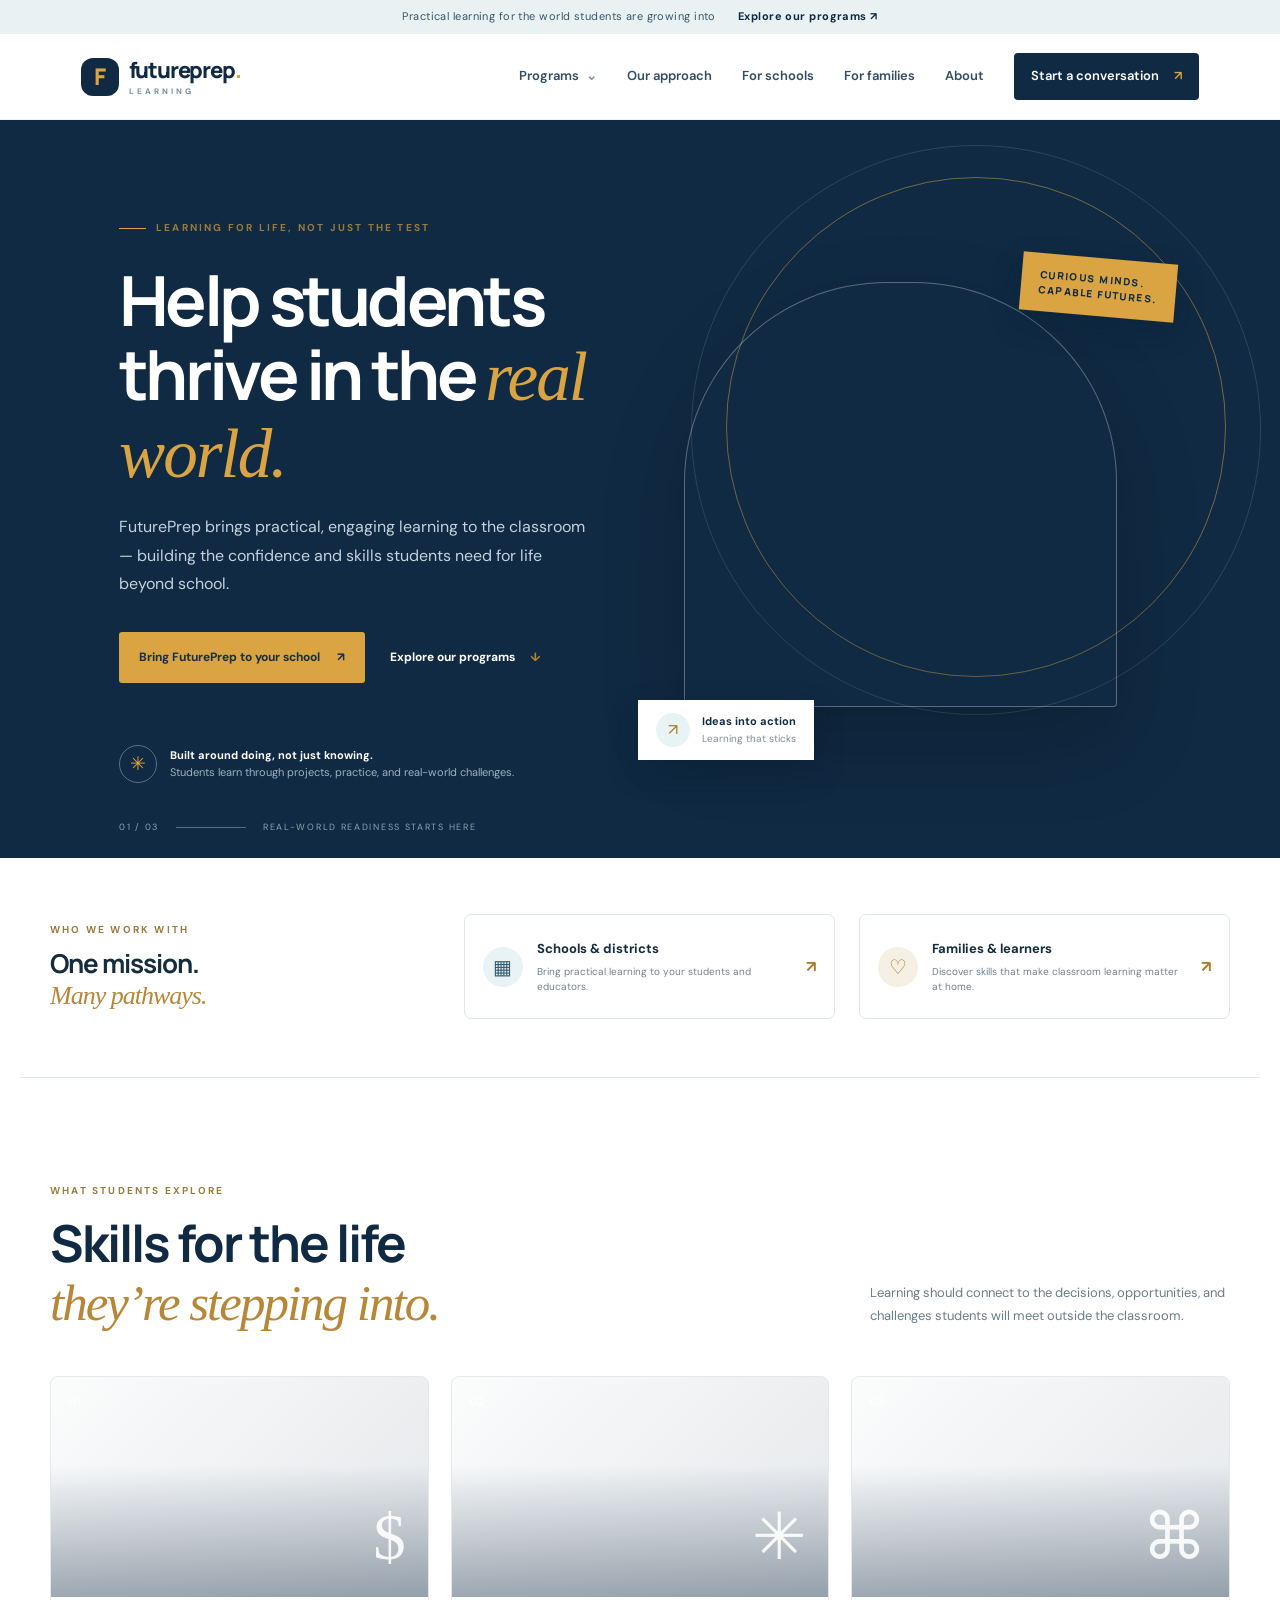
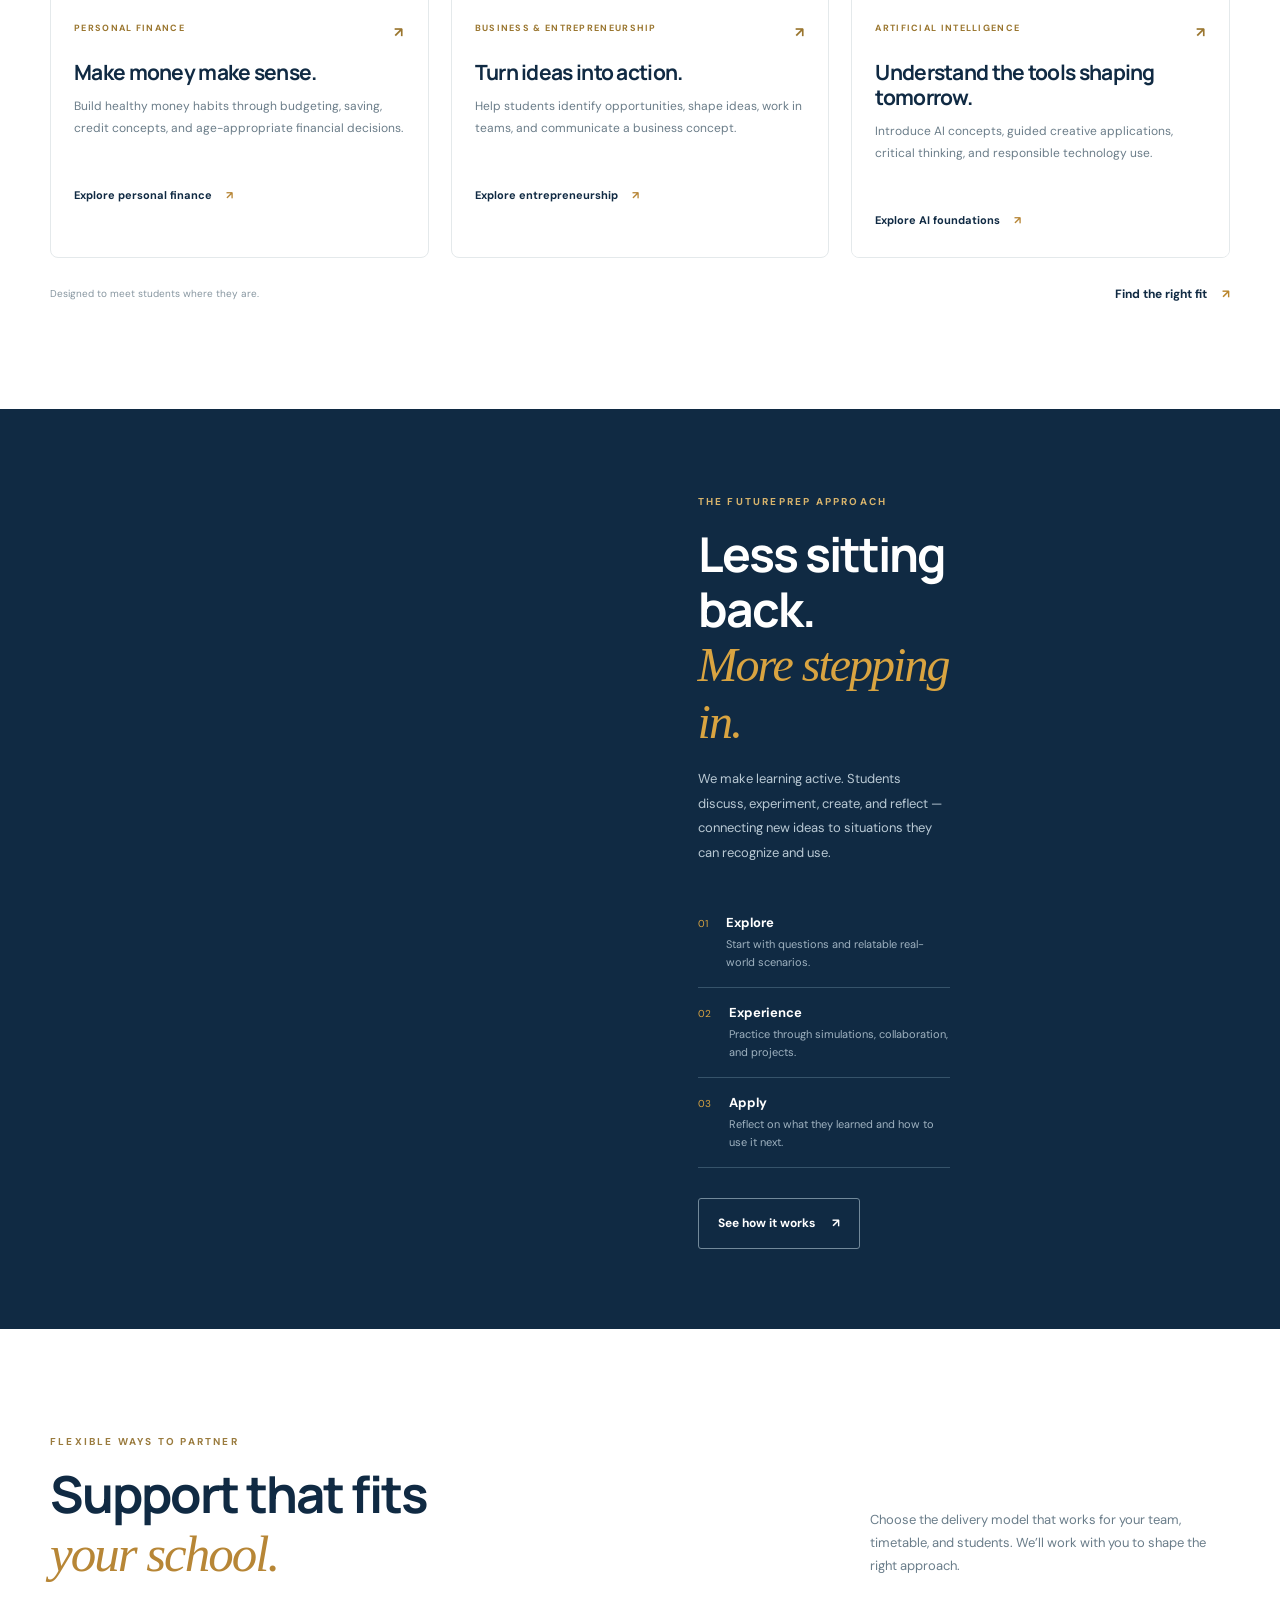
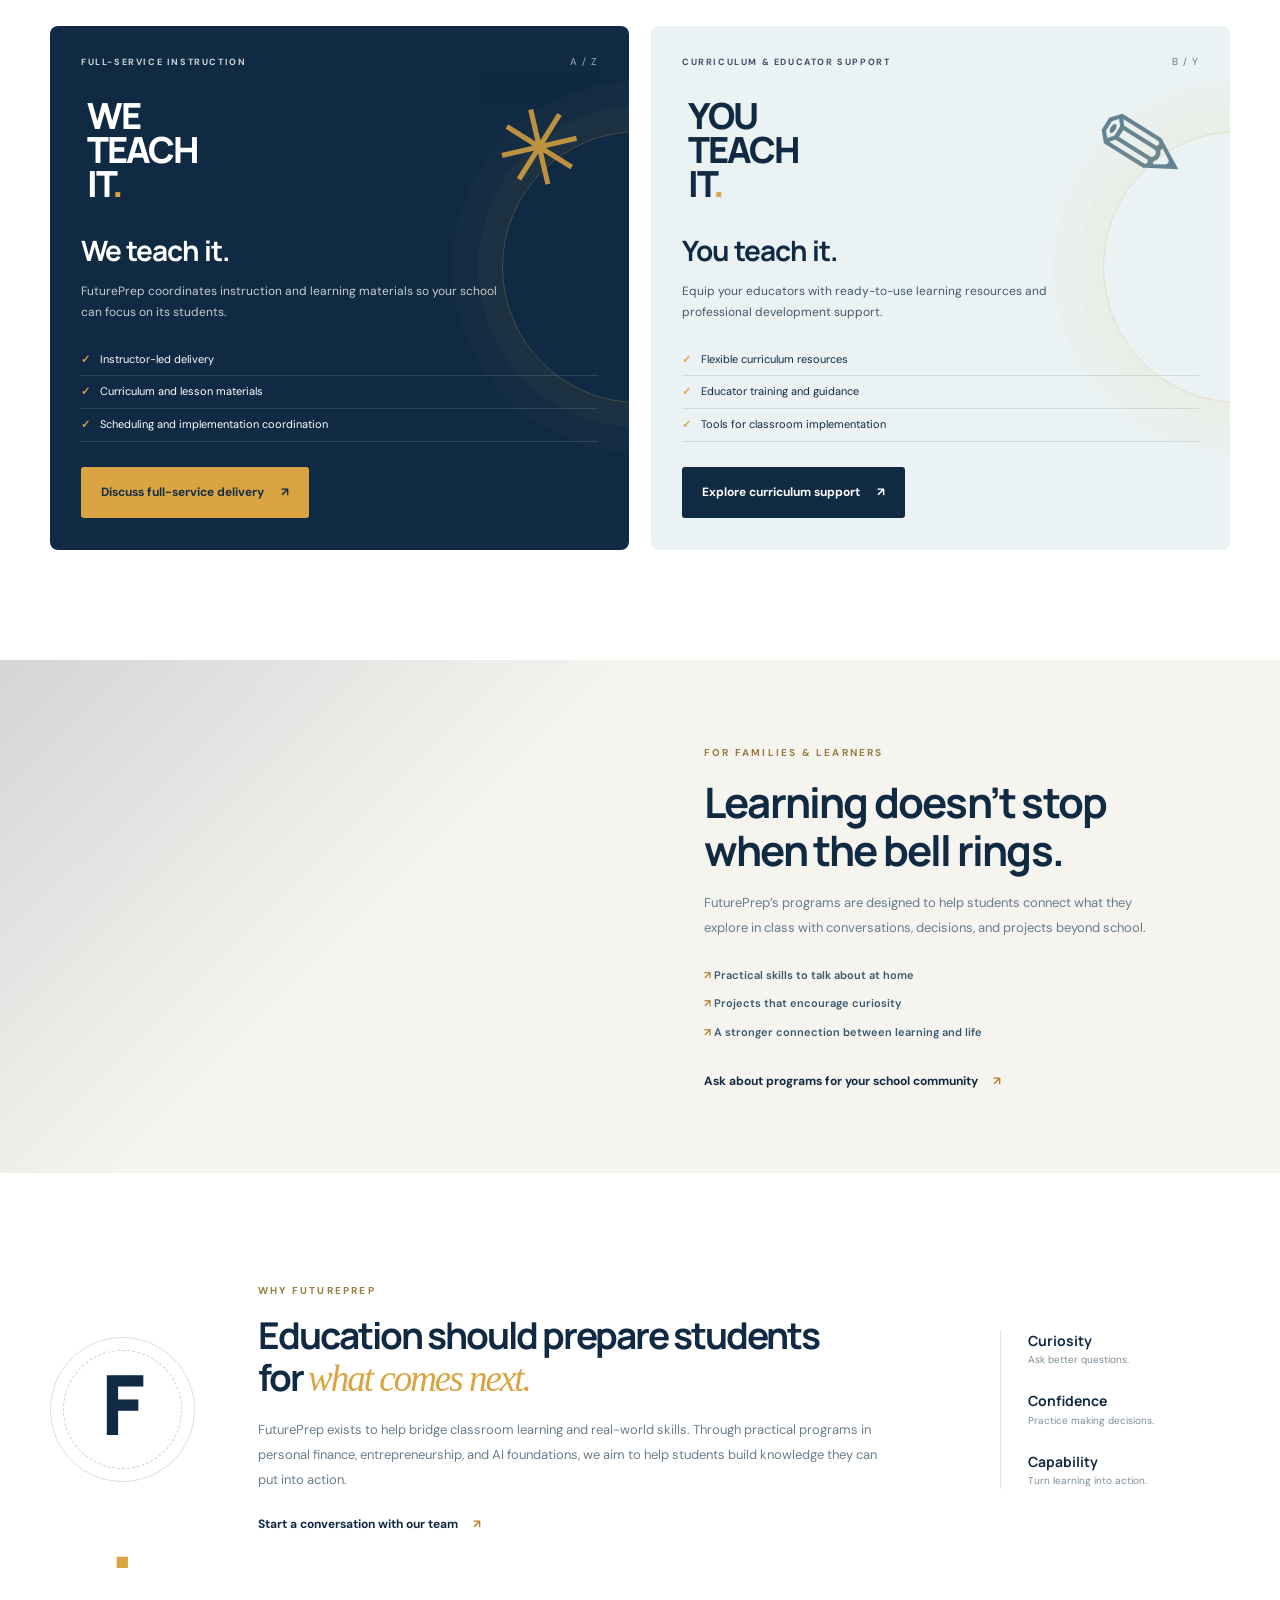
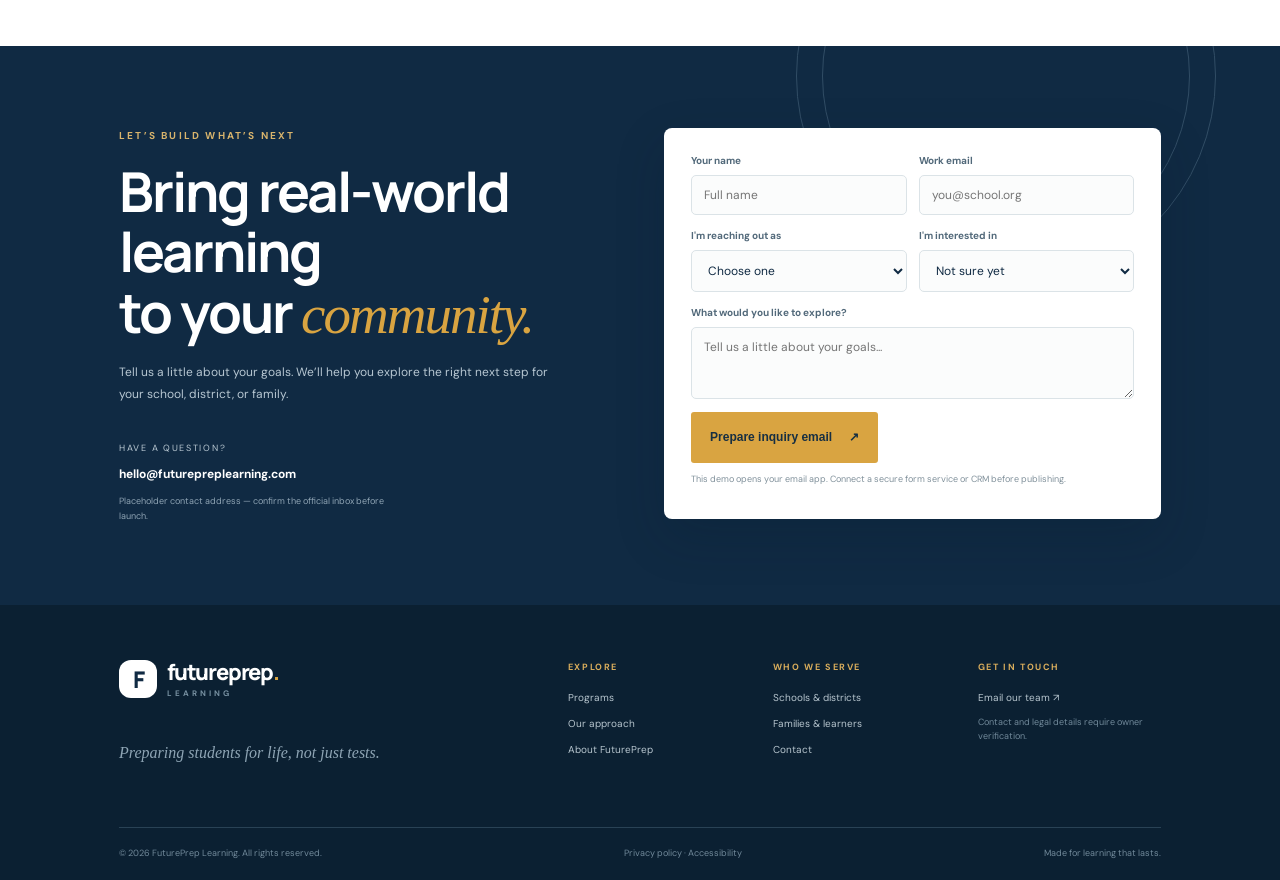
<file: index.html>
<!doctype html>
<html lang="en">
<head>
  <meta charset="utf-8" />
  <meta name="viewport" content="width=device-width, initial-scale=1" />
  <meta name="theme-color" content="#102a43" />
  <meta name="description" content="FuturePrep brings practical, future-ready learning to schools and families through personal finance, entrepreneurship, and AI education." />
  <title>FuturePrep Learning | Real-world skills for what comes next</title>
  <link rel="preconnect" href="https://fonts.googleapis.com">
  <link rel="preconnect" href="https://fonts.gstatic.com" crossorigin>
  <link href="https://fonts.googleapis.com/css2?family=DM+Sans:wght@400;500;600;700&family=Manrope:wght@400;500;600;700;800&display=swap" rel="stylesheet">
  <link rel="stylesheet" href="styles.css" />
</head>
<body>
  <div class="announcement">Practical learning for the world students are growing into <span>Explore our programs <b>↗</b></span></div>
  <header class="site-header">
    <a class="brand" href="#home" aria-label="FuturePrep home"><span class="brand-mark">F</span><span>futureprep<span class="brand-dot">.</span><small>LEARNING</small></span></a>
    <button class="menu-toggle" aria-label="Open navigation" aria-expanded="false">☰</button>
    <nav class="main-nav" aria-label="Main navigation">
      <a href="#programs">Programs <i>⌄</i></a><a href="about.html#approach">Our approach</a><a href="schools.html">For schools</a><a href="families.html">For families</a><a href="about.html">About</a>
      <a class="nav-cta" href="#contact">Start a conversation <span>↗</span></a>
    </nav>
  </header>
  <main id="app">
    <section class="hero" id="home">
      <div class="hero-copy">
        <div class="eyebrow"><span class="eyebrow-line"></span> LEARNING FOR LIFE, NOT JUST THE TEST</div>
        <h1>Help students thrive in the <em>real world.</em></h1>
        <p class="hero-lede">FuturePrep brings practical, engaging learning to the classroom — building the confidence and skills students need for life beyond school.</p>
        <div class="hero-actions"><a class="button button-gold" href="#contact">Bring FuturePrep to your school <span>↗</span></a><a class="text-link light-link" href="#programs">Explore our programs <span>↓</span></a></div>
        <div class="hero-proof"><div class="proof-icon">✳</div><p><strong>Built around doing, not just knowing.</strong><br><span>Students learn through projects, practice, and real-world challenges.</span></p></div>
      </div>
      <div class="hero-visual">
        <div class="hero-photo" role="img" aria-label="Students collaborating on a classroom project"></div>
        <div class="photo-note"><span class="note-icon">↗</span><span><b>Ideas into action</b><small>Learning that sticks</small></span></div>
        <div class="hero-orbit orbit-one"></div><div class="hero-orbit orbit-two"></div>
        <div class="floating-tag">CURIOUS MINDS.<br>CAPABLE FUTURES.</div>
      </div>
      <div class="hero-bottom"><span>01 / 03</span><span class="hero-bottom-rule"></span><span>REAL-WORLD READINESS STARTS HERE</span></div>
    </section>

    <section class="audience-strip section-wrap">
      <div><span class="eyebrow">WHO WE WORK WITH</span><h2>One mission.<br><em>Many pathways.</em></h2></div>
      <a class="audience-card" href="#schools"><span class="audience-icon">▦</span><span><b>Schools & districts</b><small>Bring practical learning to your students and educators.</small></span><strong>↗</strong></a>
      <a class="audience-card" href="#families"><span class="audience-icon family-icon">♡</span><span><b>Families & learners</b><small>Discover skills that make classroom learning matter at home.</small></span><strong>↗</strong></a>
    </section>

    <section class="section section-wrap programs-section" id="programs">
      <div class="section-heading"><div><span class="eyebrow">WHAT STUDENTS EXPLORE</span><h2>Skills for the life<br><em>they’re stepping into.</em></h2></div><p>Learning should connect to the decisions, opportunities, and challenges students will meet outside the classroom.</p></div>
      <div class="program-grid">
        <article class="program-card finance" id="finance"><div class="program-image img-finance"><span class="program-number">01</span><span class="image-symbol">$</span></div><div class="program-content"><div class="tag-row"><span>PERSONAL FINANCE</span><span>↗</span></div><h3>Make money make sense.</h3><p>Build healthy money habits through budgeting, saving, credit concepts, and age-appropriate financial decisions.</p><a href="#finance" class="card-link">Explore personal finance <span>↗</span></a></div></article>
        <article class="program-card business" id="entrepreneurship"><div class="program-image img-business"><span class="program-number">02</span><span class="image-symbol">✳</span></div><div class="program-content"><div class="tag-row"><span>BUSINESS & ENTREPRENEURSHIP</span><span>↗</span></div><h3>Turn ideas into action.</h3><p>Help students identify opportunities, shape ideas, work in teams, and communicate a business concept.</p><a href="#entrepreneurship" class="card-link">Explore entrepreneurship <span>↗</span></a></div></article>
        <article class="program-card ai" id="artificial-intelligence"><div class="program-image img-ai"><span class="program-number">03</span><span class="image-symbol">⌘</span></div><div class="program-content"><div class="tag-row"><span>ARTIFICIAL INTELLIGENCE</span><span>↗</span></div><h3>Understand the tools shaping tomorrow.</h3><p>Introduce AI concepts, guided creative applications, critical thinking, and responsible technology use.</p><a href="#artificial-intelligence" class="card-link">Explore AI foundations <span>↗</span></a></div></article>
      </div>
      <div class="section-foot"><span>Designed to meet students where they are.</span><a href="#contact" class="text-link">Find the right fit <span>↗</span></a></div>
    </section>

    <section class="experience-section" id="approach">
      <div class="experience-image"></div>
      <div class="experience-copy"><span class="eyebrow eyebrow-light">THE FUTUREPREP APPROACH</span><h2>Less sitting back.<br><em>More stepping in.</em></h2><p>We make learning active. Students discuss, experiment, create, and reflect — connecting new ideas to situations they can recognize and use.</p>
        <div class="experience-list"><div><span>01</span><p><b>Explore</b><small>Start with questions and relatable real-world scenarios.</small></p></div><div><span>02</span><p><b>Experience</b><small>Practice through simulations, collaboration, and projects.</small></p></div><div><span>03</span><p><b>Apply</b><small>Reflect on what they learned and how to use it next.</small></p></div></div>
        <a href="#schools" class="button button-outline-light">See how it works <span>↗</span></a>
      </div>
    </section>

    <section class="section section-wrap delivery-section" id="schools">
      <div class="section-heading"><div><span class="eyebrow">FLEXIBLE WAYS TO PARTNER</span><h2>Support that fits<br><em>your school.</em></h2></div><p>Choose the delivery model that works for your team, timetable, and students. We’ll work with you to shape the right approach.</p></div>
      <div class="delivery-grid">
        <article class="delivery-card delivery-dark"><div class="delivery-top"><span class="delivery-label">FULL-SERVICE INSTRUCTION</span><span class="delivery-index">A / Z</span></div><div class="delivery-illustration teacher-illustration"><span>WE<br>TEACH<br>IT<span class="gold-dot">.</span></span><i>✳</i></div><h3>We teach it.</h3><p>FuturePrep coordinates instruction and learning materials so your school can focus on its students.</p><ul><li>Instructor-led delivery</li><li>Curriculum and lesson materials</li><li>Scheduling and implementation coordination</li></ul><a href="#contact" class="button button-gold">Discuss full-service delivery <span>↗</span></a></article>
        <article class="delivery-card delivery-light"><div class="delivery-top"><span class="delivery-label">CURRICULUM & EDUCATOR SUPPORT</span><span class="delivery-index">B / Y</span></div><div class="delivery-illustration curriculum-illustration"><span>YOU<br>TEACH<br>IT<span class="gold-dot">.</span></span><i>✎</i></div><h3>You teach it.</h3><p>Equip your educators with ready-to-use learning resources and professional development support.</p><ul><li>Flexible curriculum resources</li><li>Educator training and guidance</li><li>Tools for classroom implementation</li></ul><a href="#contact" class="button button-navy">Explore curriculum support <span>↗</span></a></article>
      </div>
    </section>

    <section class="family-section" id="families"><div class="family-photo"></div><div class="family-copy"><span class="eyebrow">FOR FAMILIES & LEARNERS</span><h2>Learning doesn’t stop<br>when the bell rings.</h2><p>FuturePrep’s programs are designed to help students connect what they explore in class with conversations, decisions, and projects beyond school.</p><div class="family-points"><span>↗ Practical skills to talk about at home</span><span>↗ Projects that encourage curiosity</span><span>↗ A stronger connection between learning and life</span></div><a href="#contact" class="text-link">Ask about programs for your school community <span>↗</span></a></div></section>

    <section class="section section-wrap about-section" id="about"><div class="about-mark">F<span>.</span></div><div class="about-copy"><span class="eyebrow">WHY FUTUREPREP</span><h2>Education should prepare students for <em>what comes next.</em></h2><p>FuturePrep exists to help bridge classroom learning and real-world skills. Through practical programs in personal finance, entrepreneurship, and AI foundations, we aim to help students build knowledge they can put into action.</p><a href="#contact" class="text-link">Start a conversation with our team <span>↗</span></a></div><div class="about-side"><div><b>Curiosity</b><small>Ask better questions.</small></div><div><b>Confidence</b><small>Practice making decisions.</small></div><div><b>Capability</b><small>Turn learning into action.</small></div></div></section>

    <section class="cta-section" id="contact"><div class="cta-orb"></div><div class="cta-content"><span class="eyebrow eyebrow-light">LET’S BUILD WHAT’S NEXT</span><h2>Bring real-world learning<br>to your <em>community.</em></h2><p>Tell us a little about your goals. We’ll help you explore the right next step for your school, district, or family.</p><div class="cta-side"><span>HAVE A QUESTION?</span><a href="mailto:hello@futurepreplearning.com">hello@futurepreplearning.com</a><small>Placeholder contact address — confirm the official inbox before launch.</small></div></div><form class="inquiry-form" id="inquiry-form"><div class="form-row"><label>Your name<input name="name" autocomplete="name" required placeholder="Full name"></label><label>Work email<input name="email" type="email" autocomplete="email" required placeholder="you@school.org"></label></div><div class="form-row"><label>I'm reaching out as<select name="audience" required><option value="">Choose one</option><option>School or district leader</option><option>Teacher or educator</option><option>Parent or family member</option><option>Other</option></select></label><label>I'm interested in<select name="interest"><option>Not sure yet</option><option>Personal Finance</option><option>Business & Entrepreneurship</option><option>Artificial Intelligence</option><option>We Teach It</option><option>You Teach It</option></select></label></div><label>What would you like to explore?<textarea name="message" rows="3" placeholder="Tell us a little about your goals..."></textarea></label><button class="button button-gold" type="submit">Prepare inquiry email <span>↗</span></button><small class="form-note">This demo opens your email app. Connect a secure form service or CRM before publishing.</small><p class="form-status" role="status" aria-live="polite"></p></form></section>
  </main>
  <footer class="site-footer"><div class="footer-main"><a class="brand brand-footer" href="#home"><span class="brand-mark">F</span><span>futureprep<span class="brand-dot">.</span><small>LEARNING</small></span></a><p>Preparing students for life, not just tests.</p><div class="footer-links"><div><b>EXPLORE</b><a href="programs.html">Programs</a><a href="about.html#approach">Our approach</a><a href="#about">About FuturePrep</a></div><div><b>WHO WE SERVE</b><a href="schools.html">Schools & districts</a><a href="families.html">Families & learners</a><a href="#contact">Contact</a></div><div><b>GET IN TOUCH</b><a href="mailto:hello@futurepreplearning.com">Email our team ↗</a><small>Contact and legal details require owner verification.</small></div></div></div><div class="footer-bottom"><span>© <span id="year"></span> FuturePrep Learning. All rights reserved.</span><span>Privacy policy · Accessibility</span><span>Made for learning that lasts.</span></div></footer>
  <script src="app.js"></script>
</body>
</html>
</file>
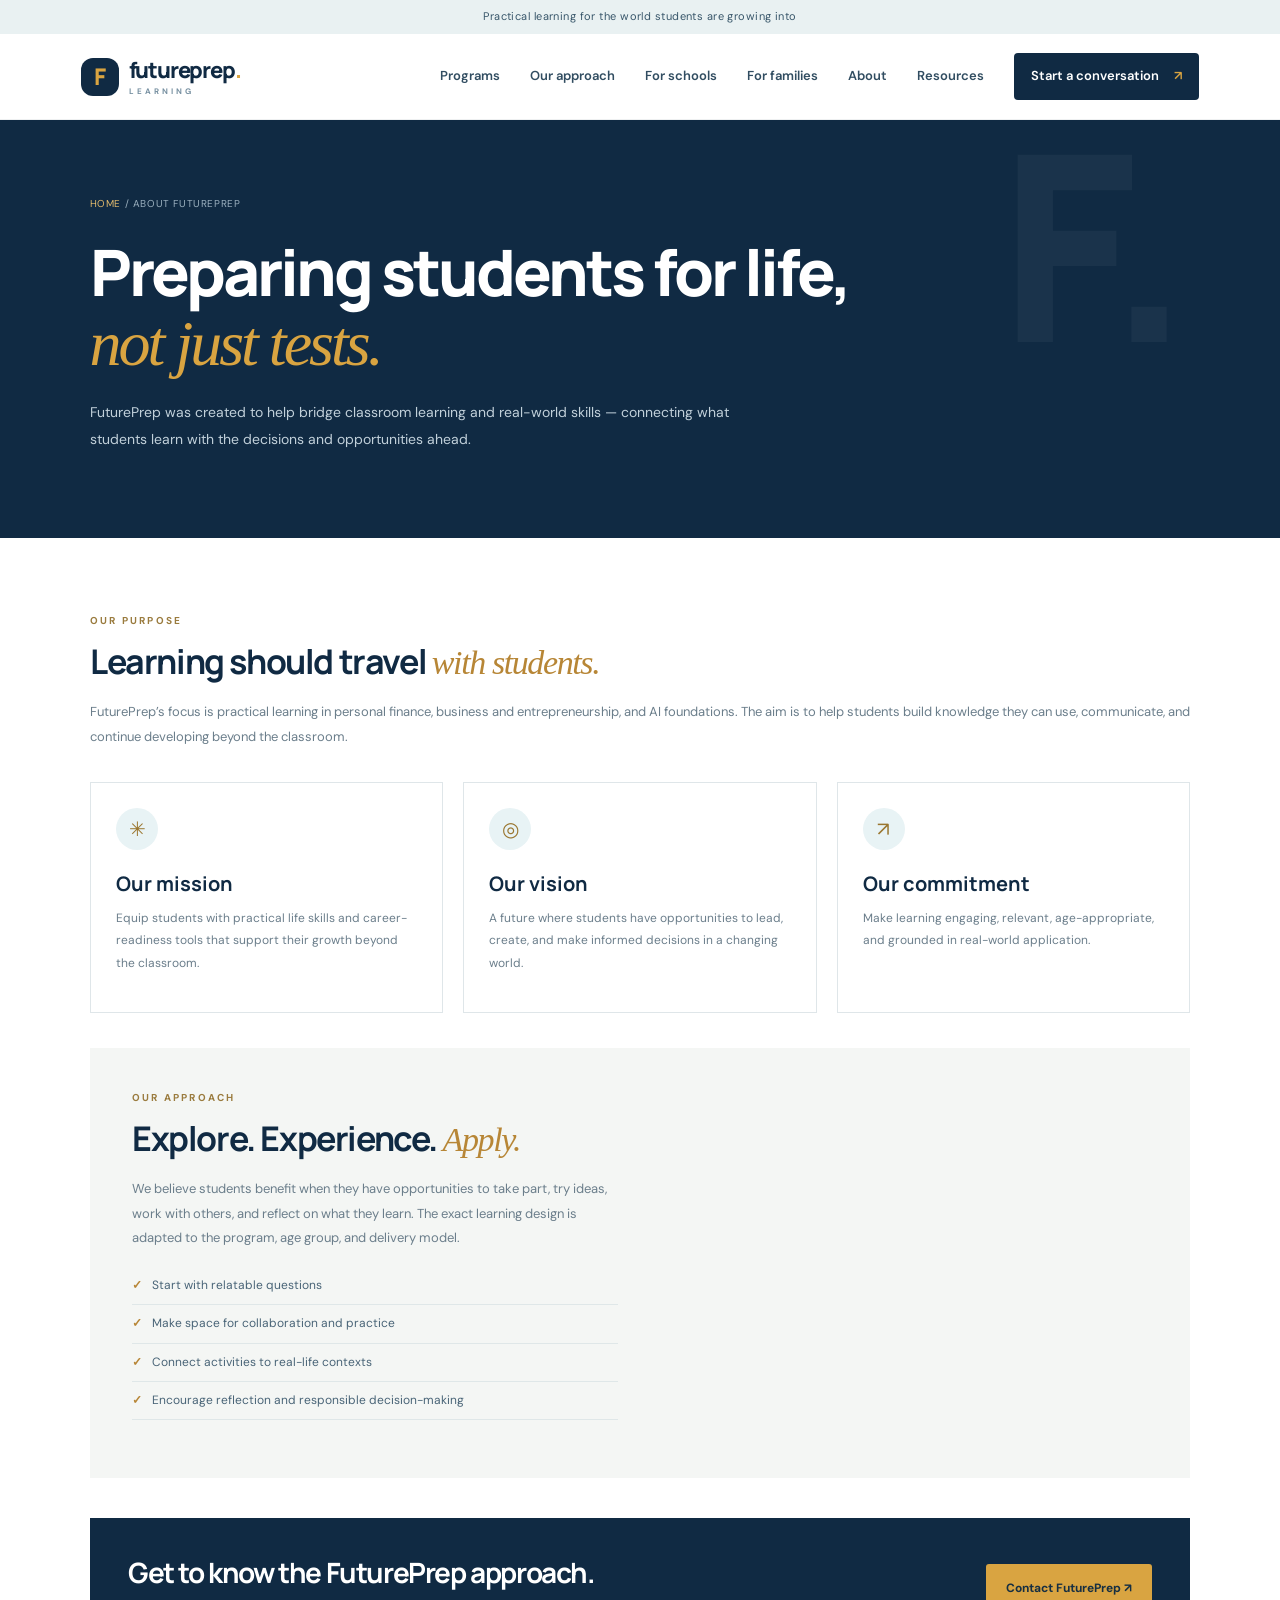
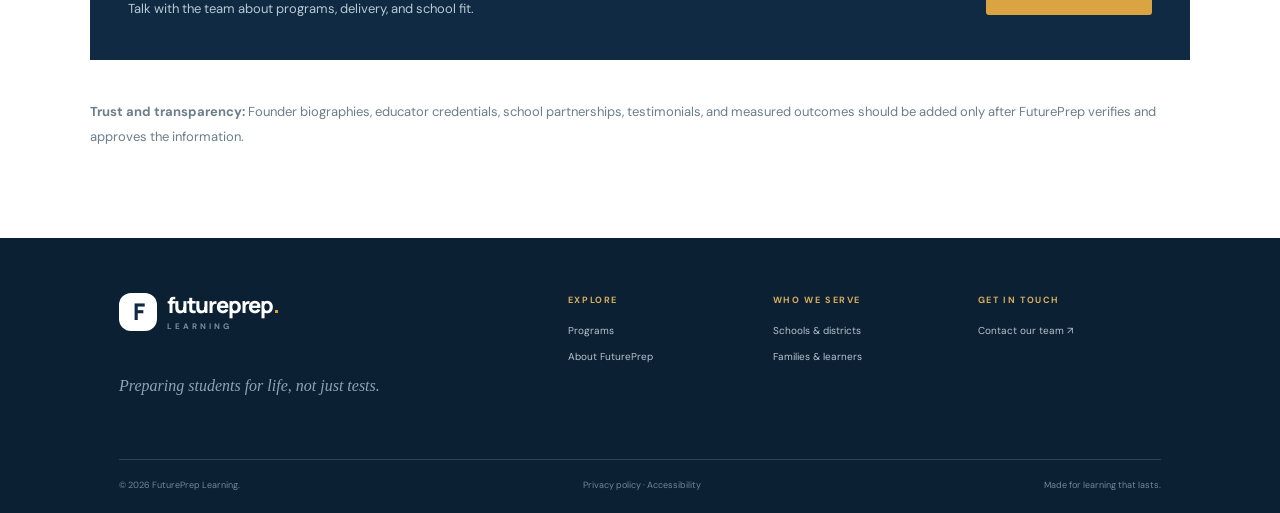
<file: about.html>
<!doctype html><html lang="en"><head><meta charset="utf-8"><meta name="viewport" content="width=device-width,initial-scale=1"><meta name="description" content="Learn about FuturePrep Learning’s mission, approach, and practical education programs."><title>About FuturePrep | FuturePrep Learning</title><link rel="preconnect" href="https://fonts.googleapis.com"><link href="https://fonts.googleapis.com/css2?family=DM+Sans:wght@400;500;600;700&family=Manrope:wght@400;500;600;700;800&display=swap" rel="stylesheet"><link rel="stylesheet" href="styles.css"><link rel="stylesheet" href="inner.css"></head><body><div class="announcement">Practical learning for the world students are growing into</div><header class="site-header"><a class="brand" href="index.html"><span class="brand-mark">F</span><span>futureprep<span class="brand-dot">.</span><small>LEARNING</small></span></a><button class="menu-toggle" aria-label="Open navigation">☰</button><nav class="main-nav"><a href="programs.html">Programs</a><a href="about.html#approach">Our approach</a><a href="schools.html">For schools</a><a href="families.html">For families</a><a href="about.html">About</a><a href="resources.html">Resources</a><a class="nav-cta" href="contact.html">Start a conversation <span>↗</span></a></nav></header><main><section class="page-hero"><div class="breadcrumbs"><a href="index.html">HOME</a> / ABOUT FUTUREPREP</div><h1>Preparing students for life,<br><em>not just tests.</em></h1><p>FuturePrep was created to help bridge classroom learning and real-world skills — connecting what students learn with the decisions and opportunities ahead.</p></section><section class="page-content"><span class="eyebrow">OUR PURPOSE</span><h2>Learning should travel <em>with students.</em></h2><p>FuturePrep’s focus is practical learning in personal finance, business and entrepreneurship, and AI foundations. The aim is to help students build knowledge they can use, communicate, and continue developing beyond the classroom.</p><div class="page-grid"><article class="page-card"><div class="mini-icon">✳</div><h3>Our mission</h3><p>Equip students with practical life skills and career-readiness tools that support their growth beyond the classroom.</p></article><article class="page-card"><div class="mini-icon">◎</div><h3>Our vision</h3><p>A future where students have opportunities to lead, create, and make informed decisions in a changing world.</p></article><article class="page-card"><div class="mini-icon">↗</div><h3>Our commitment</h3><p>Make learning engaging, relevant, age-appropriate, and grounded in real-world application.</p></article></div><div class="split-panel" id="approach"><div><span class="eyebrow">OUR APPROACH</span><h2>Explore. Experience. <em>Apply.</em></h2><p>We believe students benefit when they have opportunities to take part, try ideas, work with others, and reflect on what they learn. The exact learning design is adapted to the program, age group, and delivery model.</p><ul><li>Start with relatable questions</li><li>Make space for collaboration and practice</li><li>Connect activities to real-life contexts</li><li>Encourage reflection and responsible decision-making</li></ul></div><div class="visual" style="background-image:url('https://images.unsplash.com/photo-1529390079861-591de354faf5?auto=format&fit=crop&w=900&q=80')"></div></div><div class="callout"><div><h2>Get to know the FuturePrep approach.</h2><p>Talk with the team about programs, delivery, and school fit.</p></div><a class="button button-gold" href="contact.html">Contact FuturePrep ↗</a></div><p><strong>Trust and transparency:</strong> Founder biographies, educator credentials, school partnerships, testimonials, and measured outcomes should be added only after FuturePrep verifies and approves the information.</p></section></main><footer class="site-footer"><div class="footer-main"><a class="brand brand-footer" href="index.html"><span class="brand-mark">F</span><span>futureprep<span class="brand-dot">.</span><small>LEARNING</small></span></a><p>Preparing students for life, not just tests.</p><div class="footer-links"><div><b>EXPLORE</b><a href="programs.html">Programs</a><a href="about.html">About FuturePrep</a></div><div><b>WHO WE SERVE</b><a href="schools.html">Schools & districts</a><a href="families.html">Families & learners</a></div><div><b>GET IN TOUCH</b><a href="contact.html">Contact our team ↗</a></div></div></div><div class="footer-bottom"><span>© <span id="year"></span> FuturePrep Learning.</span><span>Privacy policy · Accessibility</span><span>Made for learning that lasts.</span></div></footer><script src="app.js"></script></body></html>
</file>
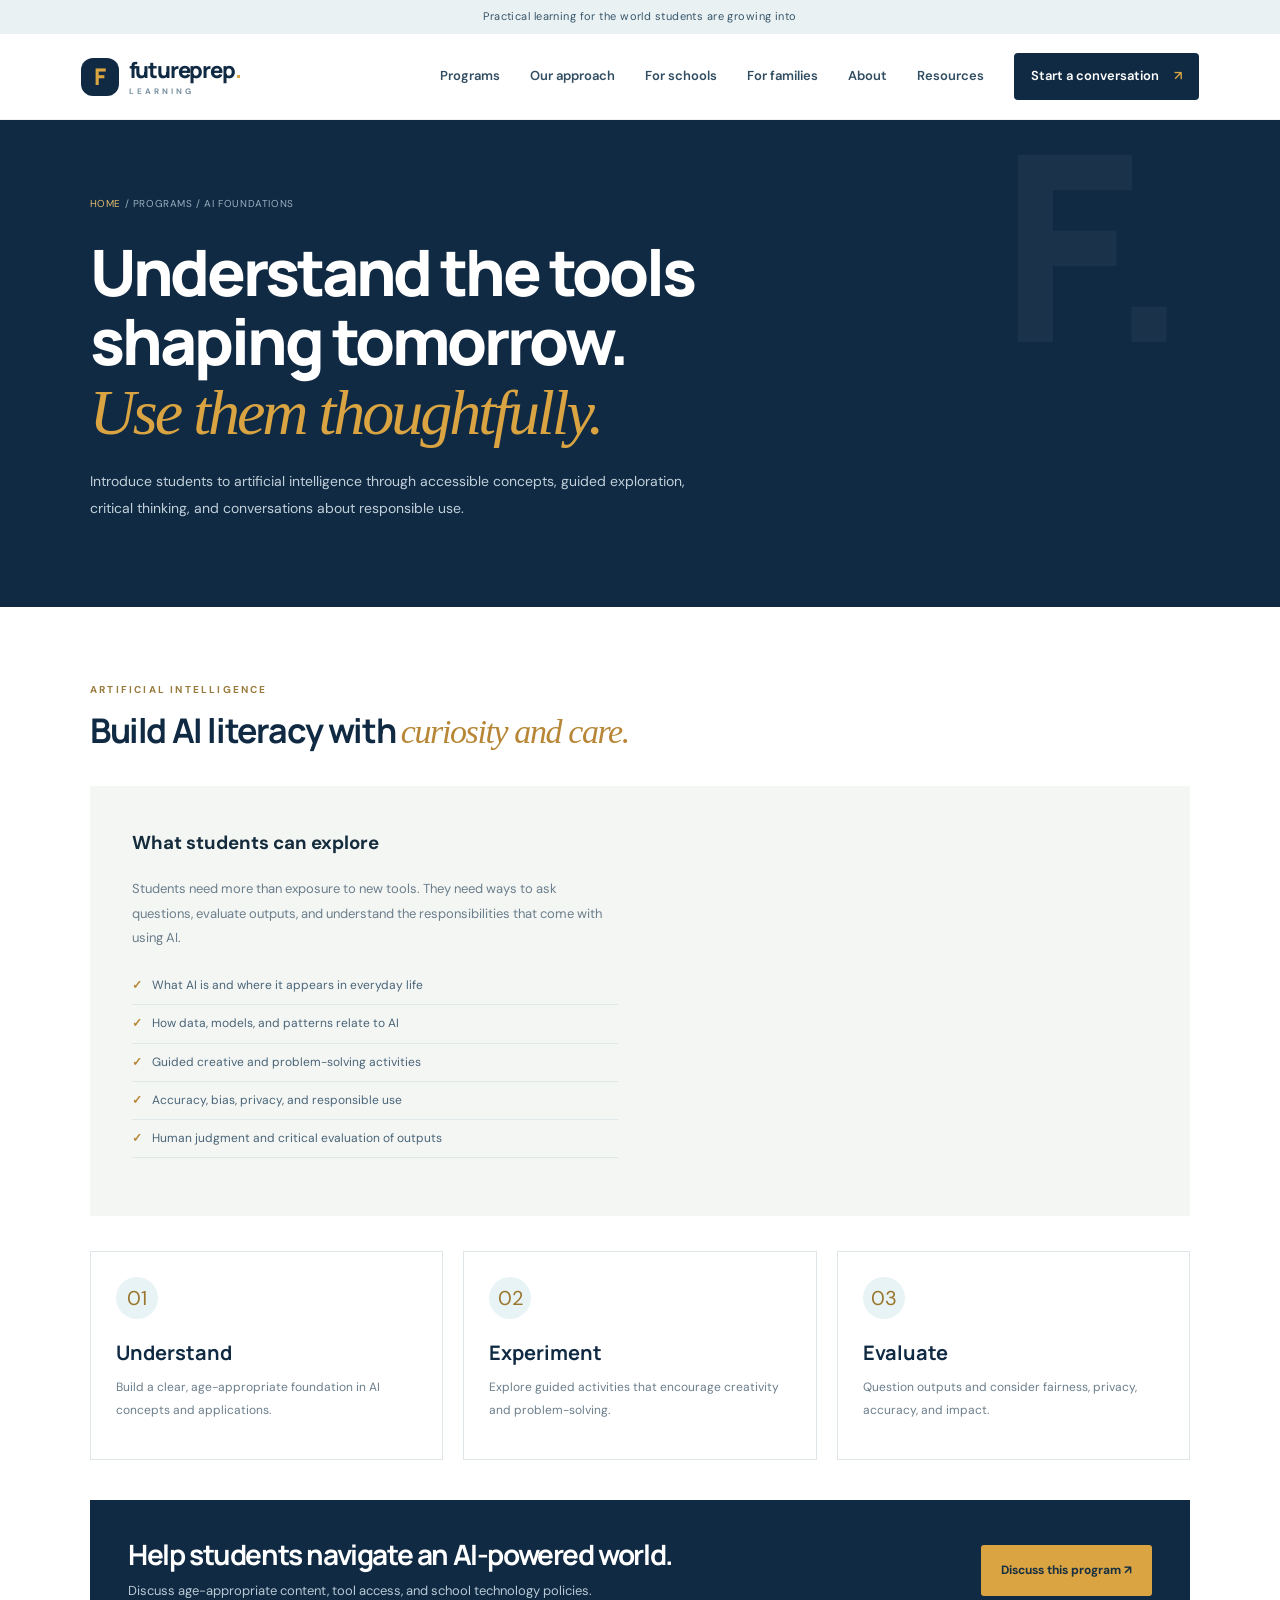
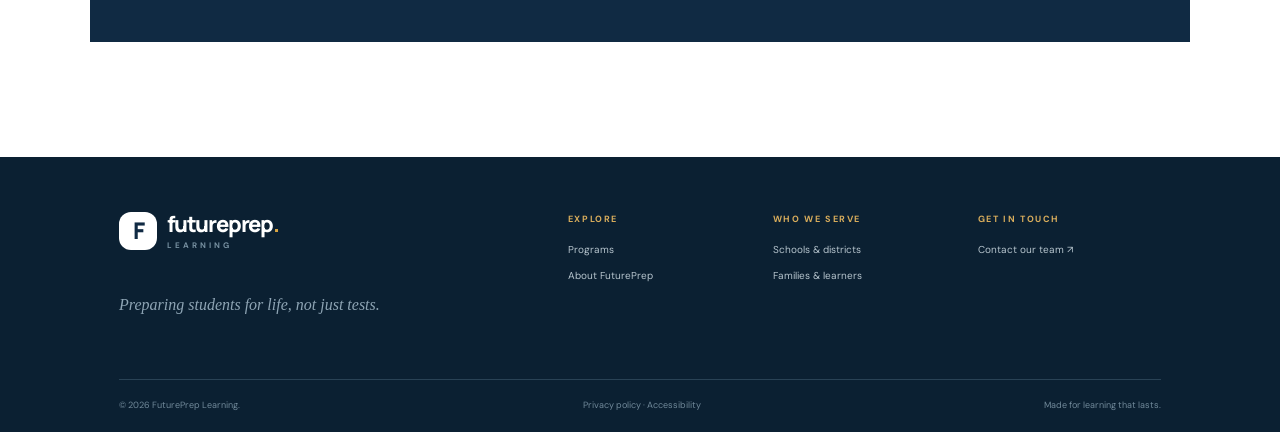
<file: ai-foundations.html>
<!doctype html><html lang="en"><head><meta charset="utf-8"><meta name="viewport" content="width=device-width,initial-scale=1"><meta name="description" content="Explore FuturePrep AI foundations and responsible technology learning."><title>AI Foundations | FuturePrep Learning</title><link rel="preconnect" href="https://fonts.googleapis.com"><link href="https://fonts.googleapis.com/css2?family=DM+Sans:wght@400;500;600;700&family=Manrope:wght@400;500;600;700;800&display=swap" rel="stylesheet"><link rel="stylesheet" href="styles.css"><link rel="stylesheet" href="inner.css"></head><body><div class="announcement">Practical learning for the world students are growing into</div><header class="site-header"><a class="brand" href="index.html"><span class="brand-mark">F</span><span>futureprep<span class="brand-dot">.</span><small>LEARNING</small></span></a><button class="menu-toggle" aria-label="Open navigation">☰</button><nav class="main-nav"><a href="programs.html">Programs</a><a href="about.html#approach">Our approach</a><a href="schools.html">For schools</a><a href="families.html">For families</a><a href="about.html">About</a><a href="resources.html">Resources</a><a class="nav-cta" href="contact.html">Start a conversation <span>↗</span></a></nav></header><main><section class="page-hero"><div class="breadcrumbs"><a href="index.html">HOME</a> / PROGRAMS / AI FOUNDATIONS</div><h1>Understand the tools shaping tomorrow.<br><em>Use them thoughtfully.</em></h1><p>Introduce students to artificial intelligence through accessible concepts, guided exploration, critical thinking, and conversations about responsible use.</p></section><section class="page-content"><span class="eyebrow">ARTIFICIAL INTELLIGENCE</span><h2>Build AI literacy with <em>curiosity and care.</em></h2><div class="split-panel"><div><h3>What students can explore</h3><p>Students need more than exposure to new tools. They need ways to ask questions, evaluate outputs, and understand the responsibilities that come with using AI.</p><ul><li>What AI is and where it appears in everyday life</li><li>How data, models, and patterns relate to AI</li><li>Guided creative and problem-solving activities</li><li>Accuracy, bias, privacy, and responsible use</li><li>Human judgment and critical evaluation of outputs</li></ul></div><div class="visual" style="background-image:url('https://images.unsplash.com/photo-1677442136019-21780ecad995?auto=format&fit=crop&w=900&q=80')"></div></div><div class="page-grid"><article class="page-card"><div class="mini-icon">01</div><h3>Understand</h3><p>Build a clear, age-appropriate foundation in AI concepts and applications.</p></article><article class="page-card"><div class="mini-icon">02</div><h3>Experiment</h3><p>Explore guided activities that encourage creativity and problem-solving.</p></article><article class="page-card"><div class="mini-icon">03</div><h3>Evaluate</h3><p>Question outputs and consider fairness, privacy, accuracy, and impact.</p></article></div><div class="callout"><div><h2>Help students navigate an AI-powered world.</h2><p>Discuss age-appropriate content, tool access, and school technology policies.</p></div><a class="button button-gold" href="contact.html">Discuss this program ↗</a></div></section></main><footer class="site-footer"><div class="footer-main"><a class="brand brand-footer" href="index.html"><span class="brand-mark">F</span><span>futureprep<span class="brand-dot">.</span><small>LEARNING</small></span></a><p>Preparing students for life, not just tests.</p><div class="footer-links"><div><b>EXPLORE</b><a href="programs.html">Programs</a><a href="about.html">About FuturePrep</a></div><div><b>WHO WE SERVE</b><a href="schools.html">Schools & districts</a><a href="families.html">Families & learners</a></div><div><b>GET IN TOUCH</b><a href="contact.html">Contact our team ↗</a></div></div></div><div class="footer-bottom"><span>© <span id="year"></span> FuturePrep Learning.</span><span>Privacy policy · Accessibility</span><span>Made for learning that lasts.</span></div></footer><script src="app.js"></script></body></html>
</file>
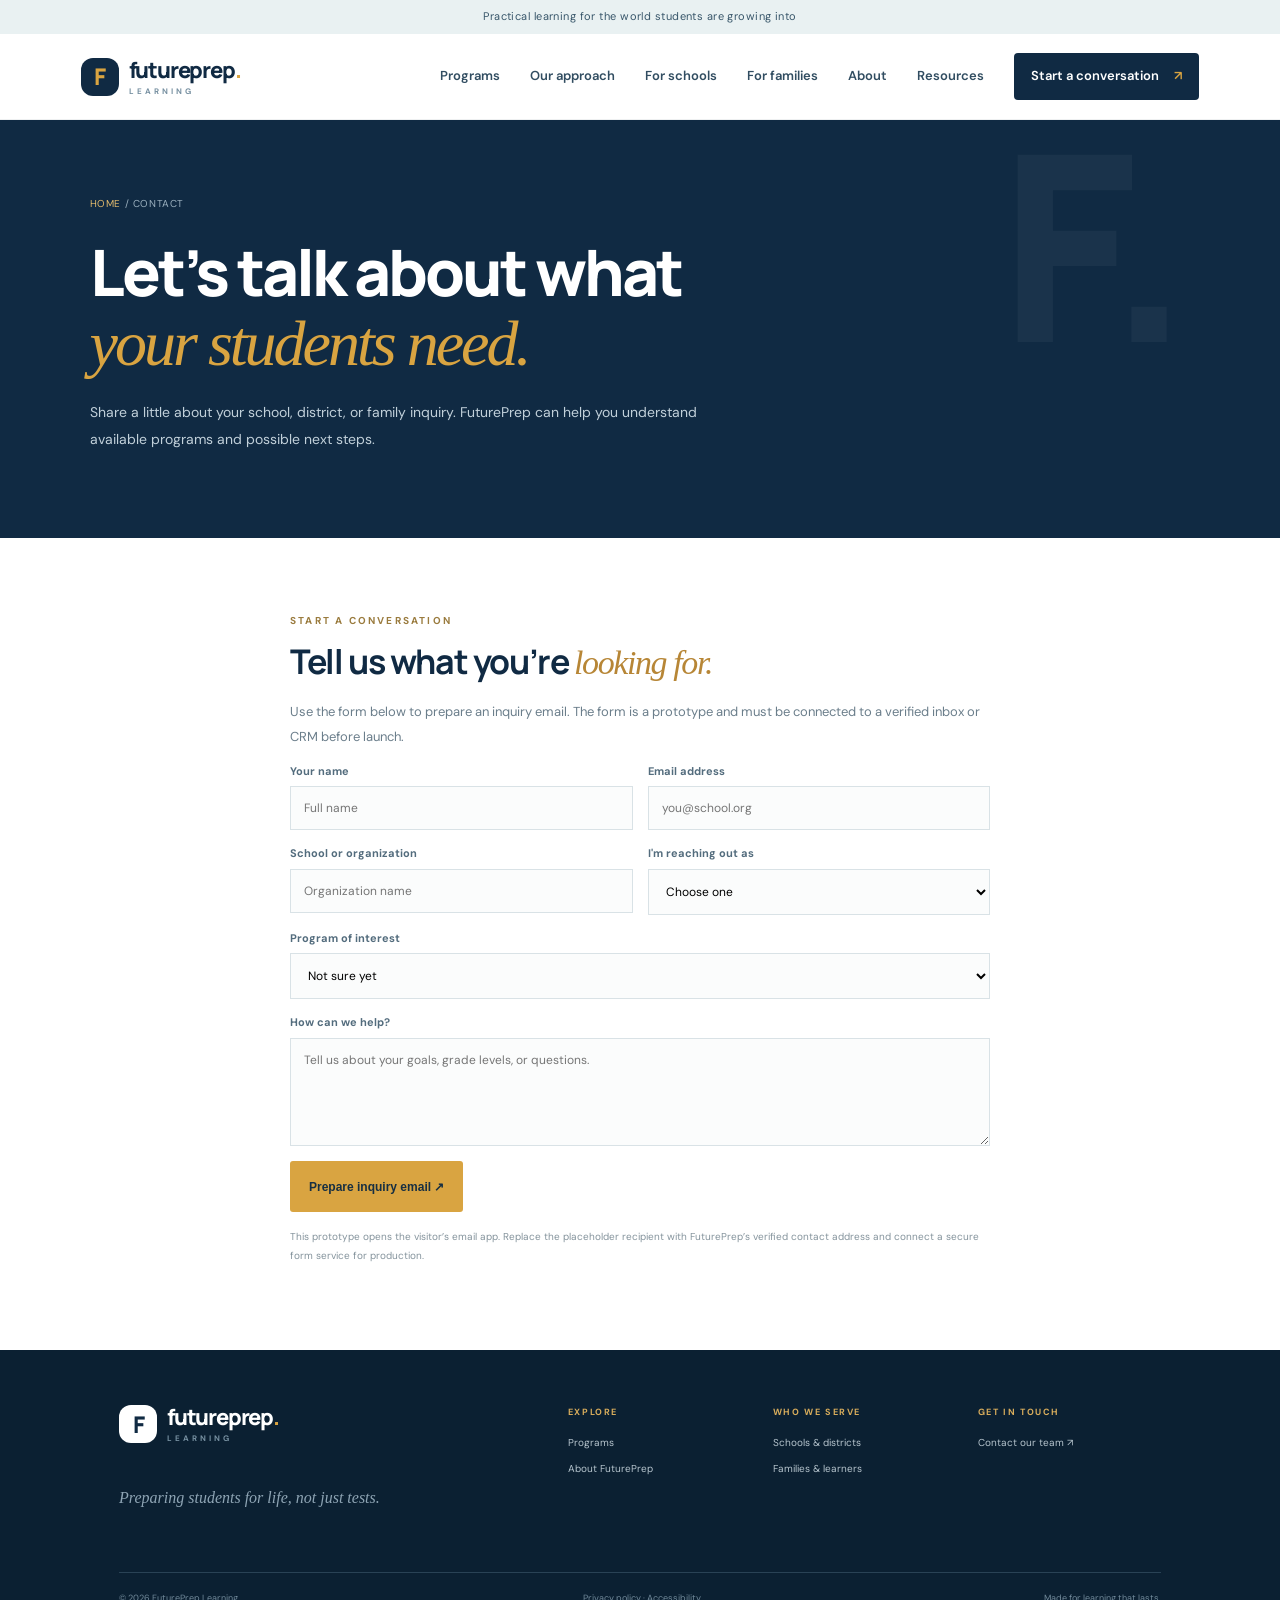
<file: contact.html>
<!doctype html><html lang="en"><head><meta charset="utf-8"><meta name="viewport" content="width=device-width,initial-scale=1"><meta name="description" content="Contact FuturePrep Learning about school programs, curriculum, and family inquiries."><title>Contact FuturePrep | FuturePrep Learning</title><link rel="preconnect" href="https://fonts.googleapis.com"><link href="https://fonts.googleapis.com/css2?family=DM+Sans:wght@400;500;600;700&family=Manrope:wght@400;500;600;700;800&display=swap" rel="stylesheet"><link rel="stylesheet" href="styles.css"><link rel="stylesheet" href="inner.css"></head><body><div class="announcement">Practical learning for the world students are growing into</div><header class="site-header"><a class="brand" href="index.html"><span class="brand-mark">F</span><span>futureprep<span class="brand-dot">.</span><small>LEARNING</small></span></a><button class="menu-toggle" aria-label="Open navigation">☰</button><nav class="main-nav"><a href="programs.html">Programs</a><a href="about.html#approach">Our approach</a><a href="schools.html">For schools</a><a href="families.html">For families</a><a href="about.html">About</a><a href="resources.html">Resources</a><a class="nav-cta" href="contact.html">Start a conversation <span>↗</span></a></nav></header><main><section class="page-hero"><div class="breadcrumbs"><a href="index.html">HOME</a> / CONTACT</div><h1>Let’s talk about what<br><em>your students need.</em></h1><p>Share a little about your school, district, or family inquiry. FuturePrep can help you understand available programs and possible next steps.</p></section><section class="page-content"><div class="inner-contact"><span class="eyebrow">START A CONVERSATION</span><h2>Tell us what you’re <em>looking for.</em></h2><p>Use the form below to prepare an inquiry email. The form is a prototype and must be connected to a verified inbox or CRM before launch.</p><form id="inner-inquiry"><label>Your name<input name="name" required placeholder="Full name"></label><label>Email address<input name="email" type="email" required placeholder="you@school.org"></label><label>School or organization<input name="organization" placeholder="Organization name"></label><label>I'm reaching out as<select name="audience" required><option value="">Choose one</option><option>School or district leader</option><option>Teacher or educator</option><option>Parent or family member</option><option>Other</option></select></label><label class="full">Program of interest<select name="program"><option>Not sure yet</option><option>Personal Finance</option><option>Business & Entrepreneurship</option><option>Artificial Intelligence</option><option>We Teach It</option><option>You Teach It</option></select></label><label class="full">How can we help?<textarea name="message" rows="5" placeholder="Tell us about your goals, grade levels, or questions."></textarea></label><button class="button button-gold" type="submit">Prepare inquiry email ↗</button></form><p class="inner-note" id="contact-status" role="status">This prototype opens the visitor’s email app. Replace the placeholder recipient with FuturePrep’s verified contact address and connect a secure form service for production.</p></div></section></main><footer class="site-footer"><div class="footer-main"><a class="brand brand-footer" href="index.html"><span class="brand-mark">F</span><span>futureprep<span class="brand-dot">.</span><small>LEARNING</small></span></a><p>Preparing students for life, not just tests.</p><div class="footer-links"><div><b>EXPLORE</b><a href="programs.html">Programs</a><a href="about.html">About FuturePrep</a></div><div><b>WHO WE SERVE</b><a href="schools.html">Schools & districts</a><a href="families.html">Families & learners</a></div><div><b>GET IN TOUCH</b><a href="contact.html">Contact our team ↗</a></div></div></div><div class="footer-bottom"><span>© <span id="year"></span> FuturePrep Learning.</span><span>Privacy policy · Accessibility</span><span>Made for learning that lasts.</span></div></footer><script src="app.js"></script></body></html>
</file>
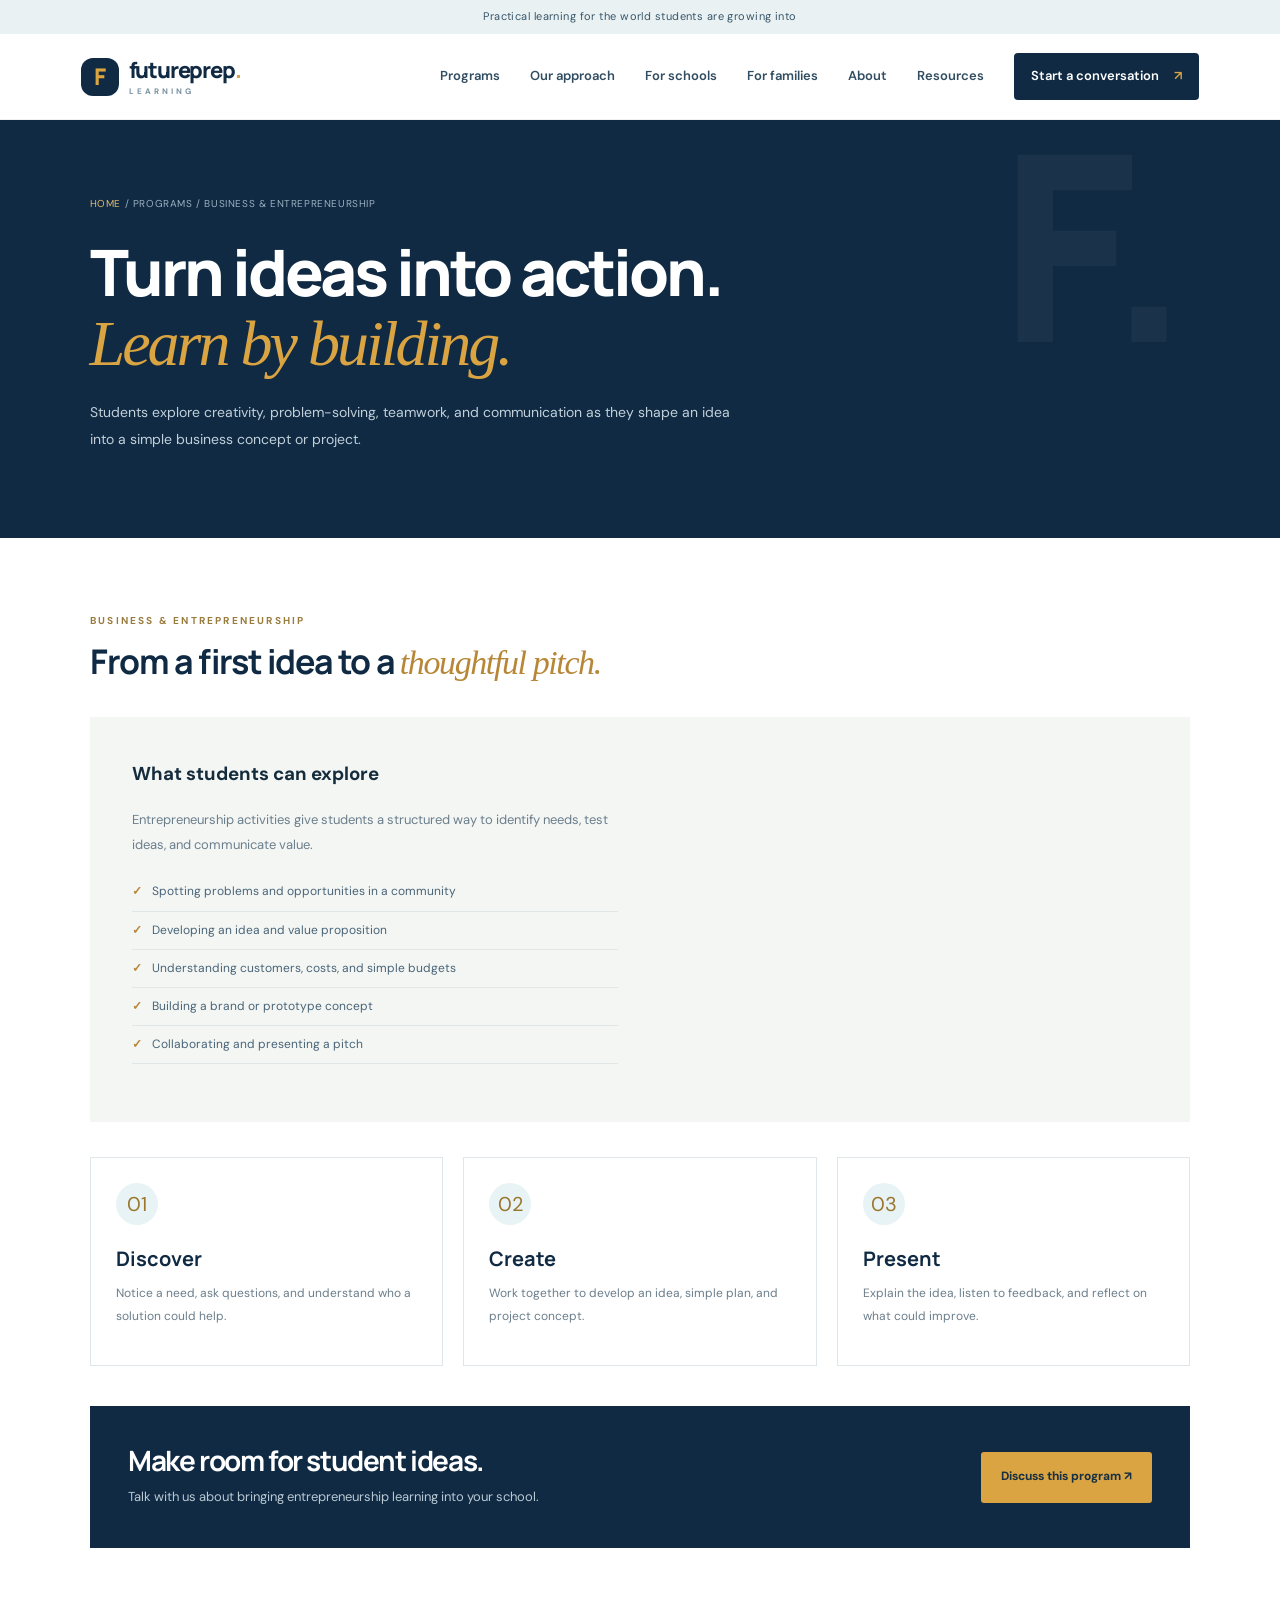
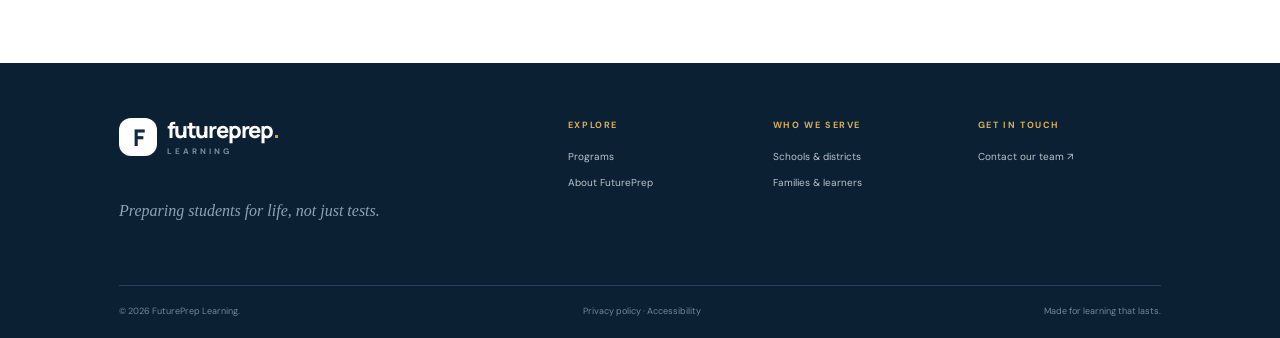
<file: entrepreneurship.html>
<!doctype html><html lang="en"><head><meta charset="utf-8"><meta name="viewport" content="width=device-width,initial-scale=1"><meta name="description" content="Explore FuturePrep entrepreneurship learning for students."><title>Business & Entrepreneurship | FuturePrep Learning</title><link rel="preconnect" href="https://fonts.googleapis.com"><link href="https://fonts.googleapis.com/css2?family=DM+Sans:wght@400;500;600;700&family=Manrope:wght@400;500;600;700;800&display=swap" rel="stylesheet"><link rel="stylesheet" href="styles.css"><link rel="stylesheet" href="inner.css"></head><body><div class="announcement">Practical learning for the world students are growing into</div><header class="site-header"><a class="brand" href="index.html"><span class="brand-mark">F</span><span>futureprep<span class="brand-dot">.</span><small>LEARNING</small></span></a><button class="menu-toggle" aria-label="Open navigation">☰</button><nav class="main-nav"><a href="programs.html">Programs</a><a href="about.html#approach">Our approach</a><a href="schools.html">For schools</a><a href="families.html">For families</a><a href="about.html">About</a><a href="resources.html">Resources</a><a class="nav-cta" href="contact.html">Start a conversation <span>↗</span></a></nav></header><main><section class="page-hero"><div class="breadcrumbs"><a href="index.html">HOME</a> / PROGRAMS / BUSINESS & ENTREPRENEURSHIP</div><h1>Turn ideas into action.<br><em>Learn by building.</em></h1><p>Students explore creativity, problem-solving, teamwork, and communication as they shape an idea into a simple business concept or project.</p></section><section class="page-content"><span class="eyebrow">BUSINESS & ENTREPRENEURSHIP</span><h2>From a first idea to a <em>thoughtful pitch.</em></h2><div class="split-panel"><div><h3>What students can explore</h3><p>Entrepreneurship activities give students a structured way to identify needs, test ideas, and communicate value.</p><ul><li>Spotting problems and opportunities in a community</li><li>Developing an idea and value proposition</li><li>Understanding customers, costs, and simple budgets</li><li>Building a brand or prototype concept</li><li>Collaborating and presenting a pitch</li></ul></div><div class="visual" style="background-image:url('https://images.unsplash.com/photo-1521737711867-e3b97375f902?auto=format&fit=crop&w=900&q=80')"></div></div><div class="page-grid"><article class="page-card"><div class="mini-icon">01</div><h3>Discover</h3><p>Notice a need, ask questions, and understand who a solution could help.</p></article><article class="page-card"><div class="mini-icon">02</div><h3>Create</h3><p>Work together to develop an idea, simple plan, and project concept.</p></article><article class="page-card"><div class="mini-icon">03</div><h3>Present</h3><p>Explain the idea, listen to feedback, and reflect on what could improve.</p></article></div><div class="callout"><div><h2>Make room for student ideas.</h2><p>Talk with us about bringing entrepreneurship learning into your school.</p></div><a class="button button-gold" href="contact.html">Discuss this program ↗</a></div></section></main><footer class="site-footer"><div class="footer-main"><a class="brand brand-footer" href="index.html"><span class="brand-mark">F</span><span>futureprep<span class="brand-dot">.</span><small>LEARNING</small></span></a><p>Preparing students for life, not just tests.</p><div class="footer-links"><div><b>EXPLORE</b><a href="programs.html">Programs</a><a href="about.html">About FuturePrep</a></div><div><b>WHO WE SERVE</b><a href="schools.html">Schools & districts</a><a href="families.html">Families & learners</a></div><div><b>GET IN TOUCH</b><a href="contact.html">Contact our team ↗</a></div></div></div><div class="footer-bottom"><span>© <span id="year"></span> FuturePrep Learning.</span><span>Privacy policy · Accessibility</span><span>Made for learning that lasts.</span></div></footer><script src="app.js"></script></body></html>
</file>
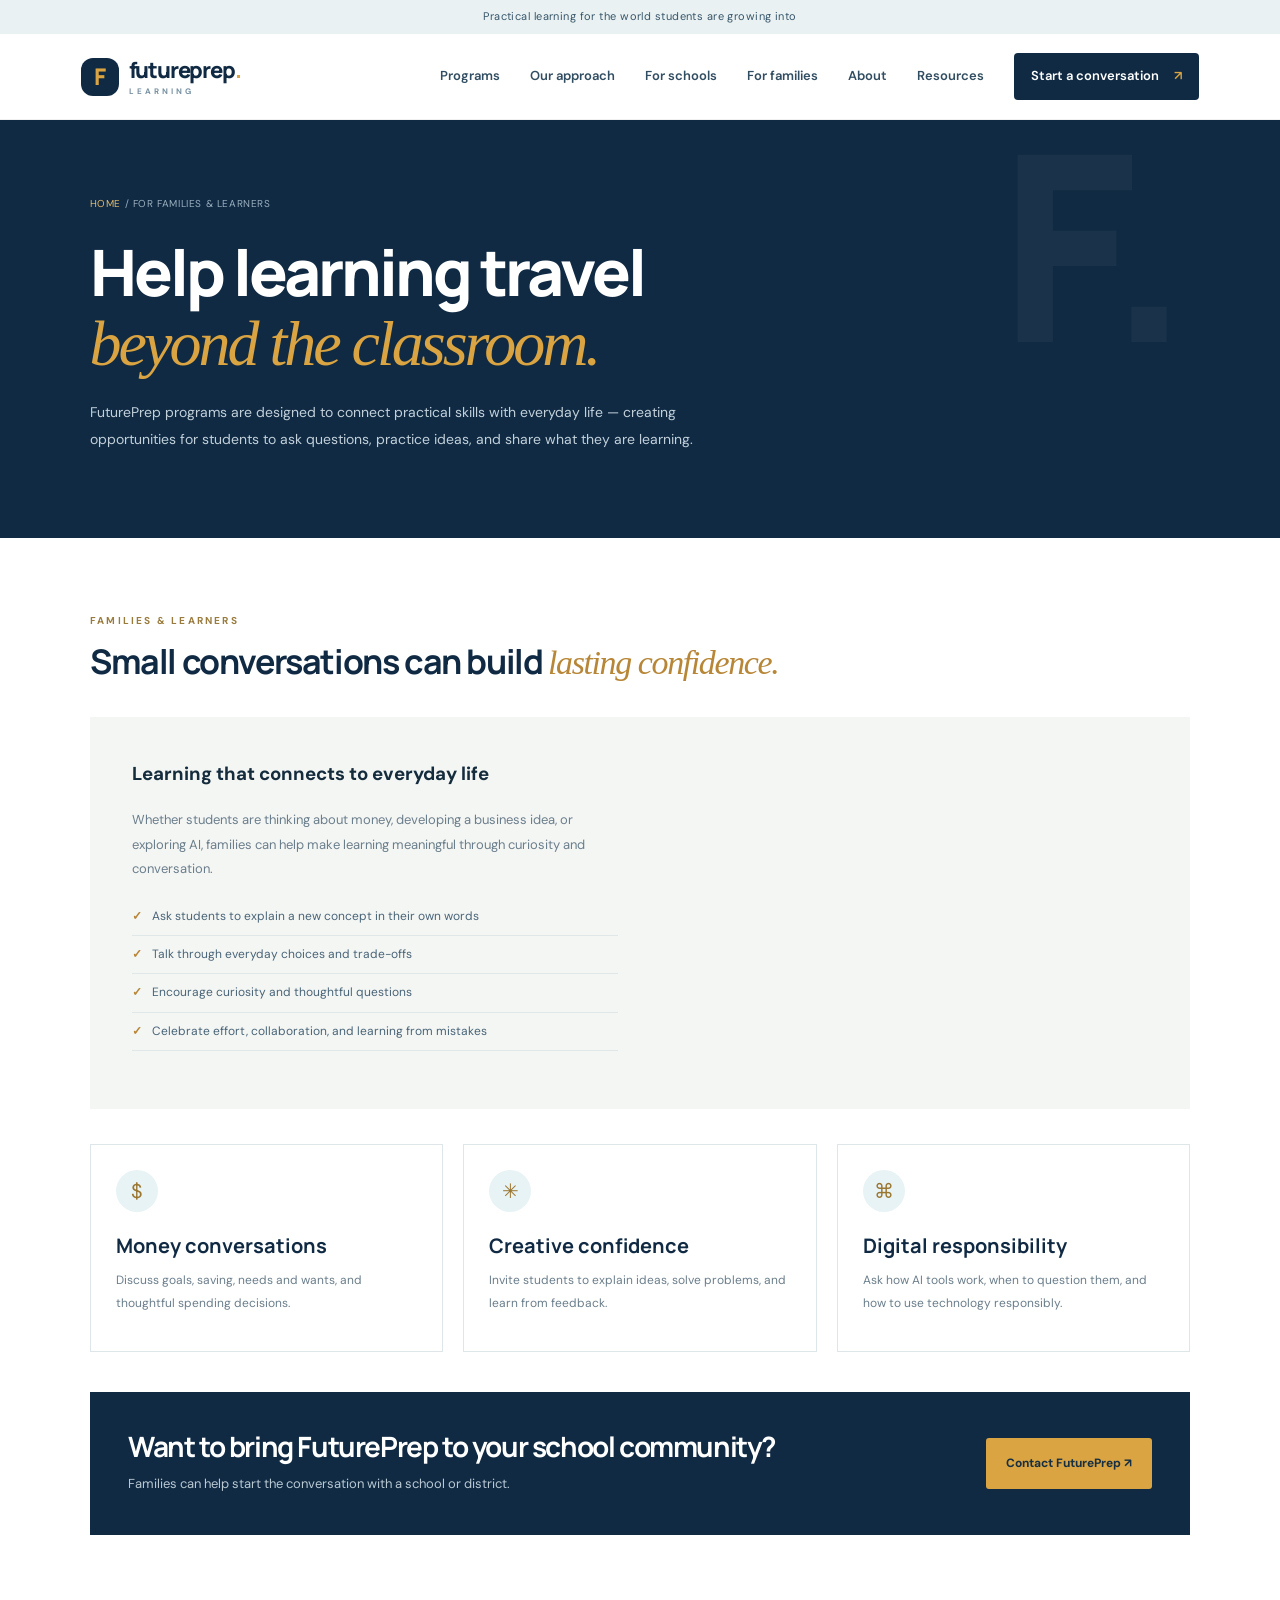
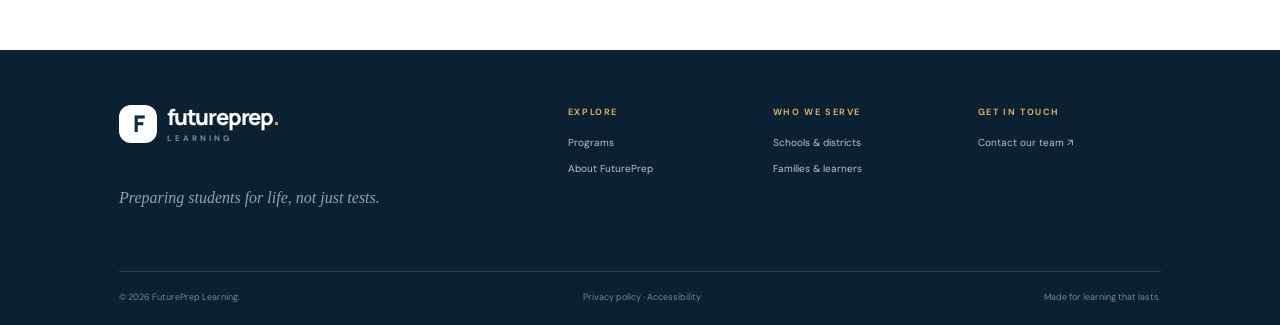
<file: families.html>
<!doctype html><html lang="en"><head><meta charset="utf-8"><meta name="viewport" content="width=device-width,initial-scale=1"><meta name="description" content="Learn how FuturePrep connects classroom learning with real-world skills and family conversations."><title>For Families & Learners | FuturePrep Learning</title><link rel="preconnect" href="https://fonts.googleapis.com"><link href="https://fonts.googleapis.com/css2?family=DM+Sans:wght@400;500;600;700&family=Manrope:wght@400;500;600;700;800&display=swap" rel="stylesheet"><link rel="stylesheet" href="styles.css"><link rel="stylesheet" href="inner.css"></head><body><div class="announcement">Practical learning for the world students are growing into</div><header class="site-header"><a class="brand" href="index.html"><span class="brand-mark">F</span><span>futureprep<span class="brand-dot">.</span><small>LEARNING</small></span></a><button class="menu-toggle" aria-label="Open navigation">☰</button><nav class="main-nav"><a href="programs.html">Programs</a><a href="about.html#approach">Our approach</a><a href="schools.html">For schools</a><a href="families.html">For families</a><a href="about.html">About</a><a href="resources.html">Resources</a><a class="nav-cta" href="contact.html">Start a conversation <span>↗</span></a></nav></header><main><section class="page-hero"><div class="breadcrumbs"><a href="index.html">HOME</a> / FOR FAMILIES & LEARNERS</div><h1>Help learning travel<br><em>beyond the classroom.</em></h1><p>FuturePrep programs are designed to connect practical skills with everyday life — creating opportunities for students to ask questions, practice ideas, and share what they are learning.</p></section><section class="page-content"><span class="eyebrow">FAMILIES & LEARNERS</span><h2>Small conversations can build <em>lasting confidence.</em></h2><div class="split-panel"><div><h3>Learning that connects to everyday life</h3><p>Whether students are thinking about money, developing a business idea, or exploring AI, families can help make learning meaningful through curiosity and conversation.</p><ul><li>Ask students to explain a new concept in their own words</li><li>Talk through everyday choices and trade-offs</li><li>Encourage curiosity and thoughtful questions</li><li>Celebrate effort, collaboration, and learning from mistakes</li></ul></div><div class="visual" style="background-image:url('https://images.unsplash.com/photo-1472162072942-cd5147eb3902?auto=format&fit=crop&w=900&q=80')"></div></div><div class="page-grid"><article class="page-card"><div class="mini-icon">$</div><h3>Money conversations</h3><p>Discuss goals, saving, needs and wants, and thoughtful spending decisions.</p></article><article class="page-card"><div class="mini-icon">✳</div><h3>Creative confidence</h3><p>Invite students to explain ideas, solve problems, and learn from feedback.</p></article><article class="page-card"><div class="mini-icon">⌘</div><h3>Digital responsibility</h3><p>Ask how AI tools work, when to question them, and how to use technology responsibly.</p></article></div><div class="callout"><div><h2>Want to bring FuturePrep to your school community?</h2><p>Families can help start the conversation with a school or district.</p></div><a class="button button-gold" href="contact.html">Contact FuturePrep ↗</a></div></section></main><footer class="site-footer"><div class="footer-main"><a class="brand brand-footer" href="index.html"><span class="brand-mark">F</span><span>futureprep<span class="brand-dot">.</span><small>LEARNING</small></span></a><p>Preparing students for life, not just tests.</p><div class="footer-links"><div><b>EXPLORE</b><a href="programs.html">Programs</a><a href="about.html">About FuturePrep</a></div><div><b>WHO WE SERVE</b><a href="schools.html">Schools & districts</a><a href="families.html">Families & learners</a></div><div><b>GET IN TOUCH</b><a href="contact.html">Contact our team ↗</a></div></div></div><div class="footer-bottom"><span>© <span id="year"></span> FuturePrep Learning.</span><span>Privacy policy · Accessibility</span><span>Made for learning that lasts.</span></div></footer><script src="app.js"></script></body></html>
</file>
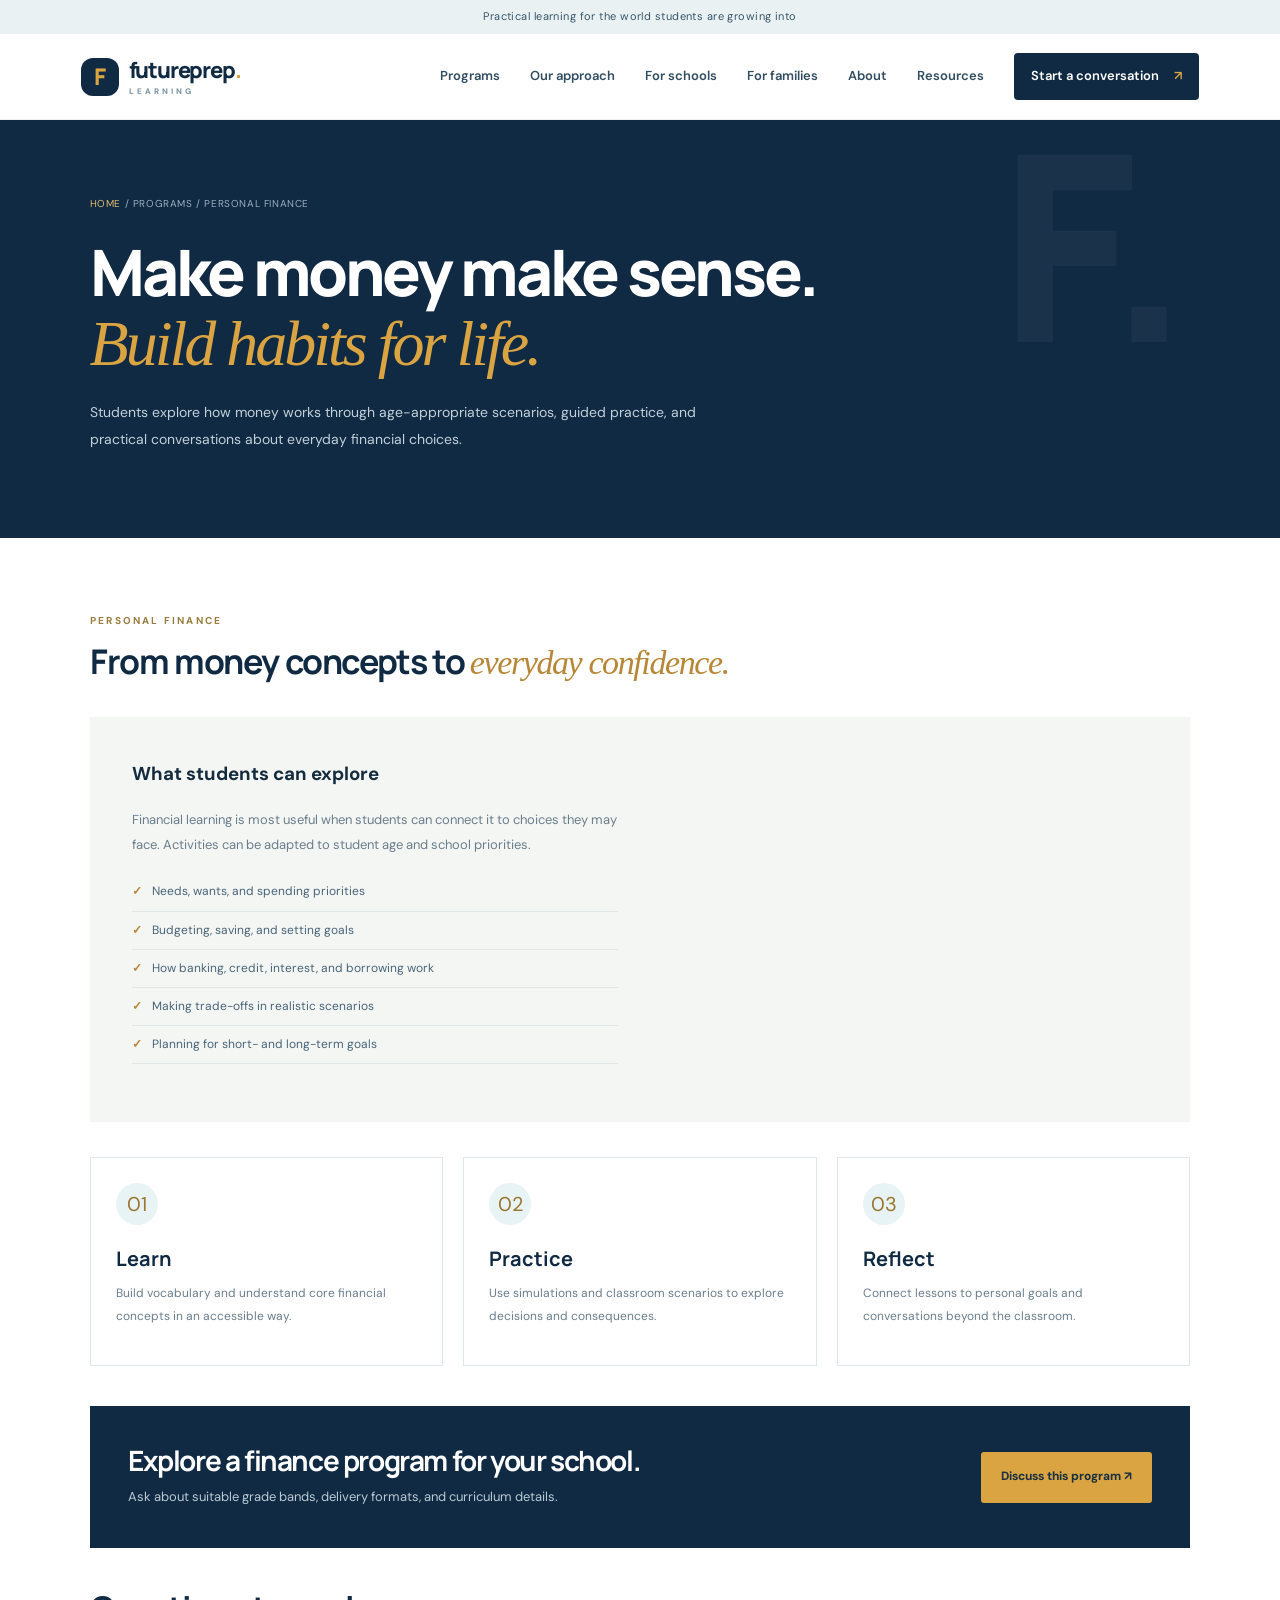
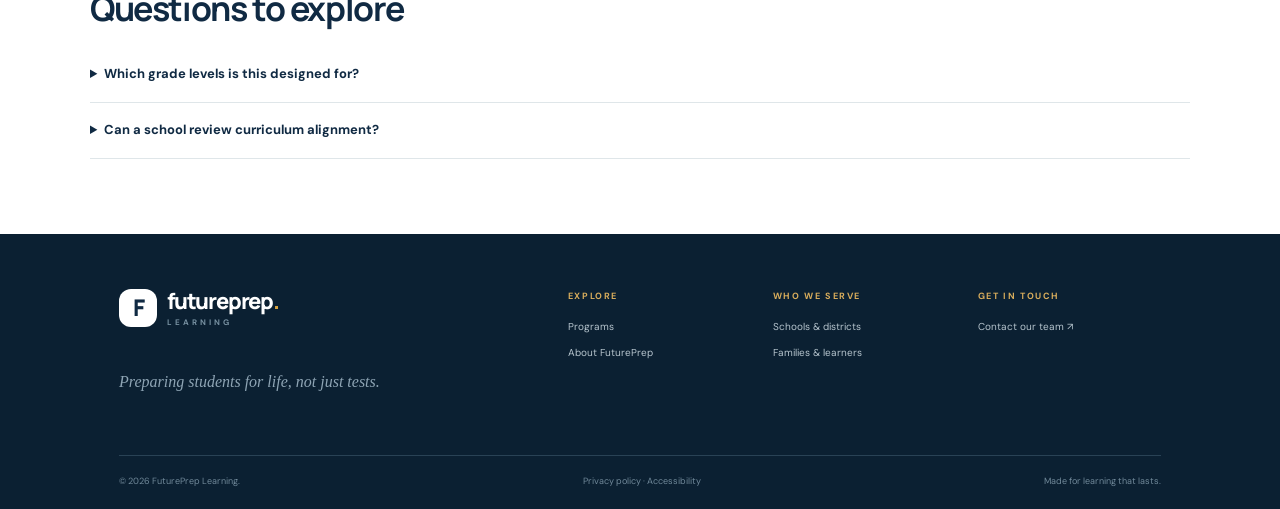
<file: personal-finance.html>
<!doctype html><html lang="en"><head><meta charset="utf-8"><meta name="viewport" content="width=device-width,initial-scale=1"><meta name="description" content="Explore FuturePrep personal finance learning themes for school-age learners."><title>Personal Finance | FuturePrep Learning</title><link rel="preconnect" href="https://fonts.googleapis.com"><link href="https://fonts.googleapis.com/css2?family=DM+Sans:wght@400;500;600;700&family=Manrope:wght@400;500;600;700;800&display=swap" rel="stylesheet"><link rel="stylesheet" href="styles.css"><link rel="stylesheet" href="inner.css"></head><body><div class="announcement">Practical learning for the world students are growing into</div><header class="site-header"><a class="brand" href="index.html"><span class="brand-mark">F</span><span>futureprep<span class="brand-dot">.</span><small>LEARNING</small></span></a><button class="menu-toggle" aria-label="Open navigation">☰</button><nav class="main-nav"><a href="programs.html">Programs</a><a href="about.html#approach">Our approach</a><a href="schools.html">For schools</a><a href="families.html">For families</a><a href="about.html">About</a><a href="resources.html">Resources</a><a class="nav-cta" href="contact.html">Start a conversation <span>↗</span></a></nav></header><main><section class="page-hero"><div class="breadcrumbs"><a href="index.html">HOME</a> / PROGRAMS / PERSONAL FINANCE</div><h1>Make money make sense.<br><em>Build habits for life.</em></h1><p>Students explore how money works through age-appropriate scenarios, guided practice, and practical conversations about everyday financial choices.</p></section><section class="page-content"><span class="eyebrow">PERSONAL FINANCE</span><h2>From money concepts to <em>everyday confidence.</em></h2><div class="split-panel"><div><h3>What students can explore</h3><p>Financial learning is most useful when students can connect it to choices they may face. Activities can be adapted to student age and school priorities.</p><ul><li>Needs, wants, and spending priorities</li><li>Budgeting, saving, and setting goals</li><li>How banking, credit, interest, and borrowing work</li><li>Making trade-offs in realistic scenarios</li><li>Planning for short- and long-term goals</li></ul></div><div class="visual" style="background-image:url('https://images.unsplash.com/photo-1554224155-6726b3ff858f?auto=format&fit=crop&w=900&q=80')"></div></div><div class="page-grid"><article class="page-card"><div class="mini-icon">01</div><h3>Learn</h3><p>Build vocabulary and understand core financial concepts in an accessible way.</p></article><article class="page-card"><div class="mini-icon">02</div><h3>Practice</h3><p>Use simulations and classroom scenarios to explore decisions and consequences.</p></article><article class="page-card"><div class="mini-icon">03</div><h3>Reflect</h3><p>Connect lessons to personal goals and conversations beyond the classroom.</p></article></div><div class="callout"><div><h2>Explore a finance program for your school.</h2><p>Ask about suitable grade bands, delivery formats, and curriculum details.</p></div><a class="button button-gold" href="contact.html">Discuss this program ↗</a></div><div class="faq-list"><h2>Questions to explore</h2><details><summary>Which grade levels is this designed for?</summary><p>FuturePrep describes its programs for K–12 learners. The appropriate content depth and activity design should be confirmed for each grade band.</p></details><details><summary>Can a school review curriculum alignment?</summary><p>Ask FuturePrep for current alignment documentation and the specific standards relevant to your state and grade level.</p></details></div></section></main><footer class="site-footer"><div class="footer-main"><a class="brand brand-footer" href="index.html"><span class="brand-mark">F</span><span>futureprep<span class="brand-dot">.</span><small>LEARNING</small></span></a><p>Preparing students for life, not just tests.</p><div class="footer-links"><div><b>EXPLORE</b><a href="programs.html">Programs</a><a href="about.html">About FuturePrep</a></div><div><b>WHO WE SERVE</b><a href="schools.html">Schools & districts</a><a href="families.html">Families & learners</a></div><div><b>GET IN TOUCH</b><a href="contact.html">Contact our team ↗</a></div></div></div><div class="footer-bottom"><span>© <span id="year"></span> FuturePrep Learning.</span><span>Privacy policy · Accessibility</span><span>Made for learning that lasts.</span></div></footer><script src="app.js"></script></body></html>
</file>
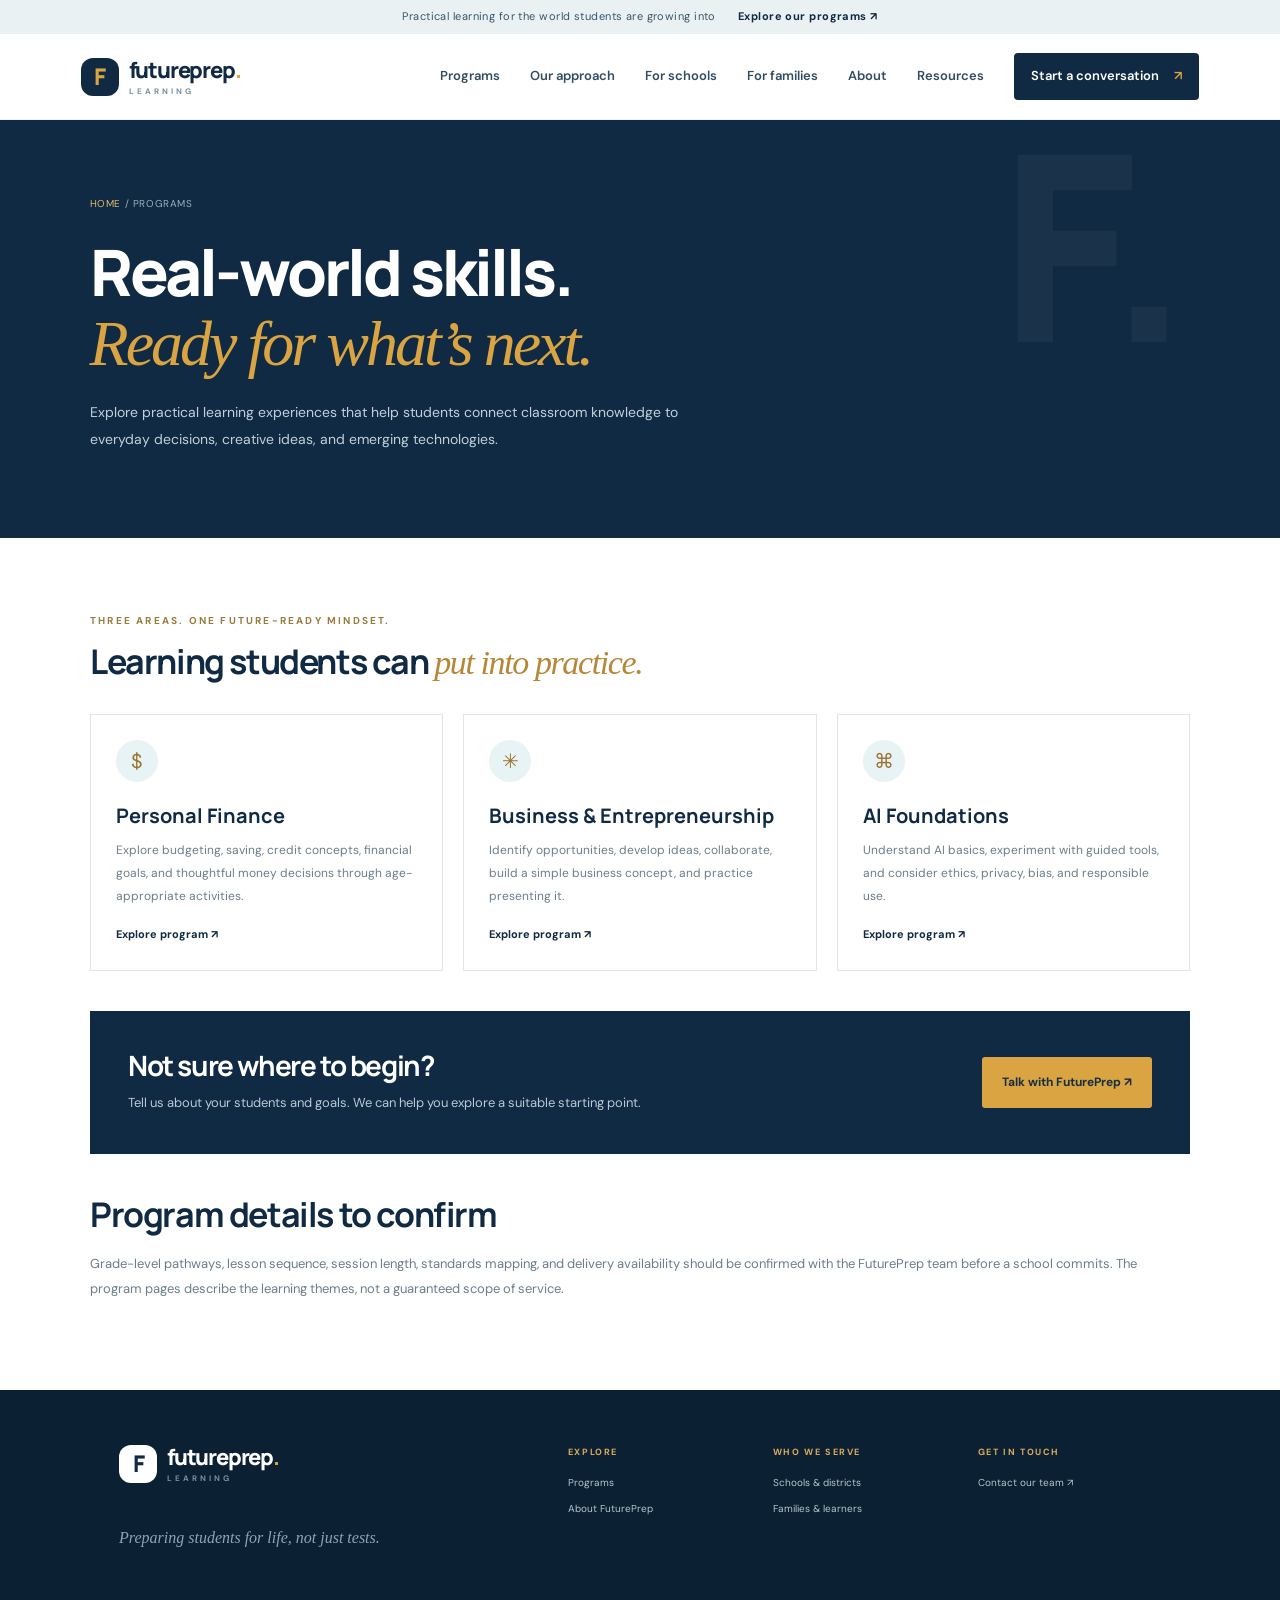
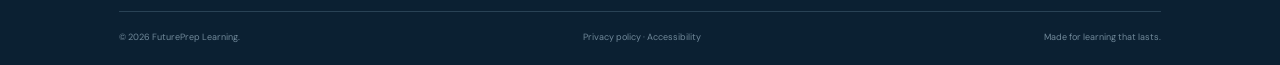
<file: programs.html>
<!doctype html><html lang="en"><head><meta charset="utf-8"><meta name="viewport" content="width=device-width,initial-scale=1"><meta name="description" content="Explore FuturePrep programs in personal finance, entrepreneurship, and AI foundations for K–12 learners."><title>Programs | FuturePrep Learning</title><link rel="preconnect" href="https://fonts.googleapis.com"><link href="https://fonts.googleapis.com/css2?family=DM+Sans:wght@400;500;600;700&family=Manrope:wght@400;500;600;700;800&display=swap" rel="stylesheet"><link rel="stylesheet" href="styles.css"><link rel="stylesheet" href="inner.css"></head><body><div class="announcement">Practical learning for the world students are growing into <span>Explore our programs <b>↗</b></span></div><header class="site-header"><a class="brand" href="index.html"><span class="brand-mark">F</span><span>futureprep<span class="brand-dot">.</span><small>LEARNING</small></span></a><button class="menu-toggle" aria-label="Open navigation">☰</button><nav class="main-nav"><a href="programs.html">Programs</a><a href="about.html#approach">Our approach</a><a href="schools.html">For schools</a><a href="families.html">For families</a><a href="about.html">About</a><a href="resources.html">Resources</a><a class="nav-cta" href="contact.html">Start a conversation <span>↗</span></a></nav></header><main><section class="page-hero"><div class="breadcrumbs"><a href="index.html">HOME</a> / PROGRAMS</div><h1>Real-world skills.<br><em>Ready for what’s next.</em></h1><p>Explore practical learning experiences that help students connect classroom knowledge to everyday decisions, creative ideas, and emerging technologies.</p></section><section class="page-content"><span class="eyebrow">THREE AREAS. ONE FUTURE-READY MINDSET.</span><h2>Learning students can <em>put into practice.</em></h2><div class="page-grid"><article class="page-card"><div class="mini-icon">$</div><h3>Personal Finance</h3><p>Explore budgeting, saving, credit concepts, financial goals, and thoughtful money decisions through age-appropriate activities.</p><a class="card-link" href="personal-finance.html">Explore program ↗</a></article><article class="page-card"><div class="mini-icon">✳</div><h3>Business & Entrepreneurship</h3><p>Identify opportunities, develop ideas, collaborate, build a simple business concept, and practice presenting it.</p><a class="card-link" href="entrepreneurship.html">Explore program ↗</a></article><article class="page-card"><div class="mini-icon">⌘</div><h3>AI Foundations</h3><p>Understand AI basics, experiment with guided tools, and consider ethics, privacy, bias, and responsible use.</p><a class="card-link" href="ai-foundations.html">Explore program ↗</a></article></div><div class="callout"><div><h2>Not sure where to begin?</h2><p>Tell us about your students and goals. We can help you explore a suitable starting point.</p></div><a class="button button-gold" href="contact.html">Talk with FuturePrep ↗</a></div><h2>Program details to confirm</h2><p>Grade-level pathways, lesson sequence, session length, standards mapping, and delivery availability should be confirmed with the FuturePrep team before a school commits. The program pages describe the learning themes, not a guaranteed scope of service.</p></section></main><footer class="site-footer"><div class="footer-main"><a class="brand brand-footer" href="index.html"><span class="brand-mark">F</span><span>futureprep<span class="brand-dot">.</span><small>LEARNING</small></span></a><p>Preparing students for life, not just tests.</p><div class="footer-links"><div><b>EXPLORE</b><a href="programs.html">Programs</a><a href="about.html">About FuturePrep</a></div><div><b>WHO WE SERVE</b><a href="schools.html">Schools & districts</a><a href="families.html">Families & learners</a></div><div><b>GET IN TOUCH</b><a href="contact.html">Contact our team ↗</a></div></div></div><div class="footer-bottom"><span>© <span id="year"></span> FuturePrep Learning.</span><span>Privacy policy · Accessibility</span><span>Made for learning that lasts.</span></div></footer><script src="app.js"></script></body></html>
</file>
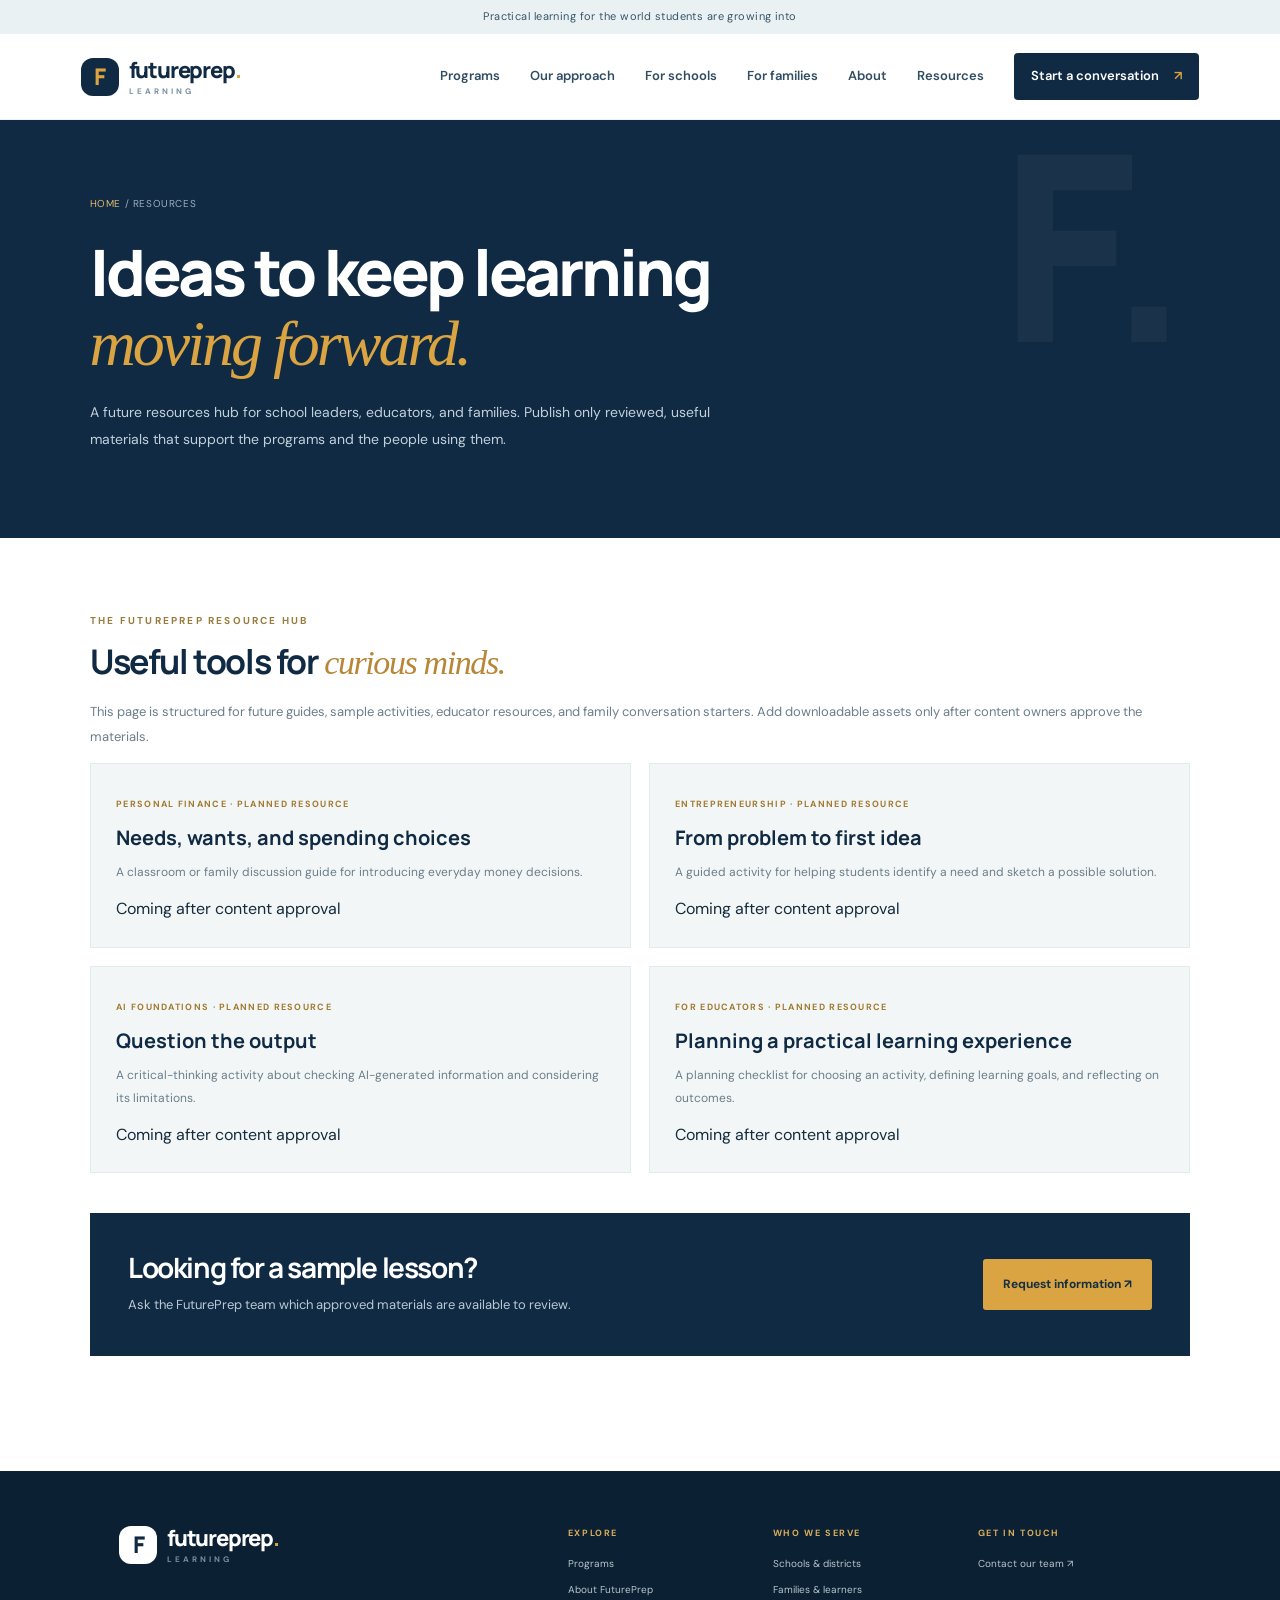
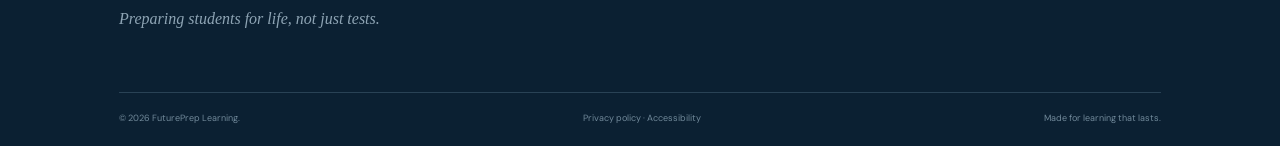
<file: resources.html>
<!doctype html><html lang="en"><head><meta charset="utf-8"><meta name="viewport" content="width=device-width,initial-scale=1"><meta name="description" content="FuturePrep resources for practical learning in finance, entrepreneurship, and AI."><title>Resources | FuturePrep Learning</title><link rel="preconnect" href="https://fonts.googleapis.com"><link href="https://fonts.googleapis.com/css2?family=DM+Sans:wght@400;500;600;700&family=Manrope:wght@400;500;600;700;800&display=swap" rel="stylesheet"><link rel="stylesheet" href="styles.css"><link rel="stylesheet" href="inner.css"></head><body><div class="announcement">Practical learning for the world students are growing into</div><header class="site-header"><a class="brand" href="index.html"><span class="brand-mark">F</span><span>futureprep<span class="brand-dot">.</span><small>LEARNING</small></span></a><button class="menu-toggle" aria-label="Open navigation">☰</button><nav class="main-nav"><a href="programs.html">Programs</a><a href="about.html#approach">Our approach</a><a href="schools.html">For schools</a><a href="families.html">For families</a><a href="about.html">About</a><a href="resources.html">Resources</a><a class="nav-cta" href="contact.html">Start a conversation <span>↗</span></a></nav></header><main><section class="page-hero"><div class="breadcrumbs"><a href="index.html">HOME</a> / RESOURCES</div><h1>Ideas to keep learning<br><em>moving forward.</em></h1><p>A future resources hub for school leaders, educators, and families. Publish only reviewed, useful materials that support the programs and the people using them.</p></section><section class="page-content"><span class="eyebrow">THE FUTUREPREP RESOURCE HUB</span><h2>Useful tools for <em>curious minds.</em></h2><p>This page is structured for future guides, sample activities, educator resources, and family conversation starters. Add downloadable assets only after content owners approve the materials.</p><div class="resource-list"><article class="resource-item"><small>PERSONAL FINANCE · PLANNED RESOURCE</small><h3>Needs, wants, and spending choices</h3><p>A classroom or family discussion guide for introducing everyday money decisions.</p><span class="badge">Coming after content approval</span></article><article class="resource-item"><small>ENTREPRENEURSHIP · PLANNED RESOURCE</small><h3>From problem to first idea</h3><p>A guided activity for helping students identify a need and sketch a possible solution.</p><span class="badge">Coming after content approval</span></article><article class="resource-item"><small>AI FOUNDATIONS · PLANNED RESOURCE</small><h3>Question the output</h3><p>A critical-thinking activity about checking AI-generated information and considering its limitations.</p><span class="badge">Coming after content approval</span></article><article class="resource-item"><small>FOR EDUCATORS · PLANNED RESOURCE</small><h3>Planning a practical learning experience</h3><p>A planning checklist for choosing an activity, defining learning goals, and reflecting on outcomes.</p><span class="badge">Coming after content approval</span></article></div><div class="callout"><div><h2>Looking for a sample lesson?</h2><p>Ask the FuturePrep team which approved materials are available to review.</p></div><a class="button button-gold" href="contact.html">Request information ↗</a></div></section></main><footer class="site-footer"><div class="footer-main"><a class="brand brand-footer" href="index.html"><span class="brand-mark">F</span><span>futureprep<span class="brand-dot">.</span><small>LEARNING</small></span></a><p>Preparing students for life, not just tests.</p><div class="footer-links"><div><b>EXPLORE</b><a href="programs.html">Programs</a><a href="about.html">About FuturePrep</a></div><div><b>WHO WE SERVE</b><a href="schools.html">Schools & districts</a><a href="families.html">Families & learners</a></div><div><b>GET IN TOUCH</b><a href="contact.html">Contact our team ↗</a></div></div></div><div class="footer-bottom"><span>© <span id="year"></span> FuturePrep Learning.</span><span>Privacy policy · Accessibility</span><span>Made for learning that lasts.</span></div></footer><script src="app.js"></script></body></html>
</file>
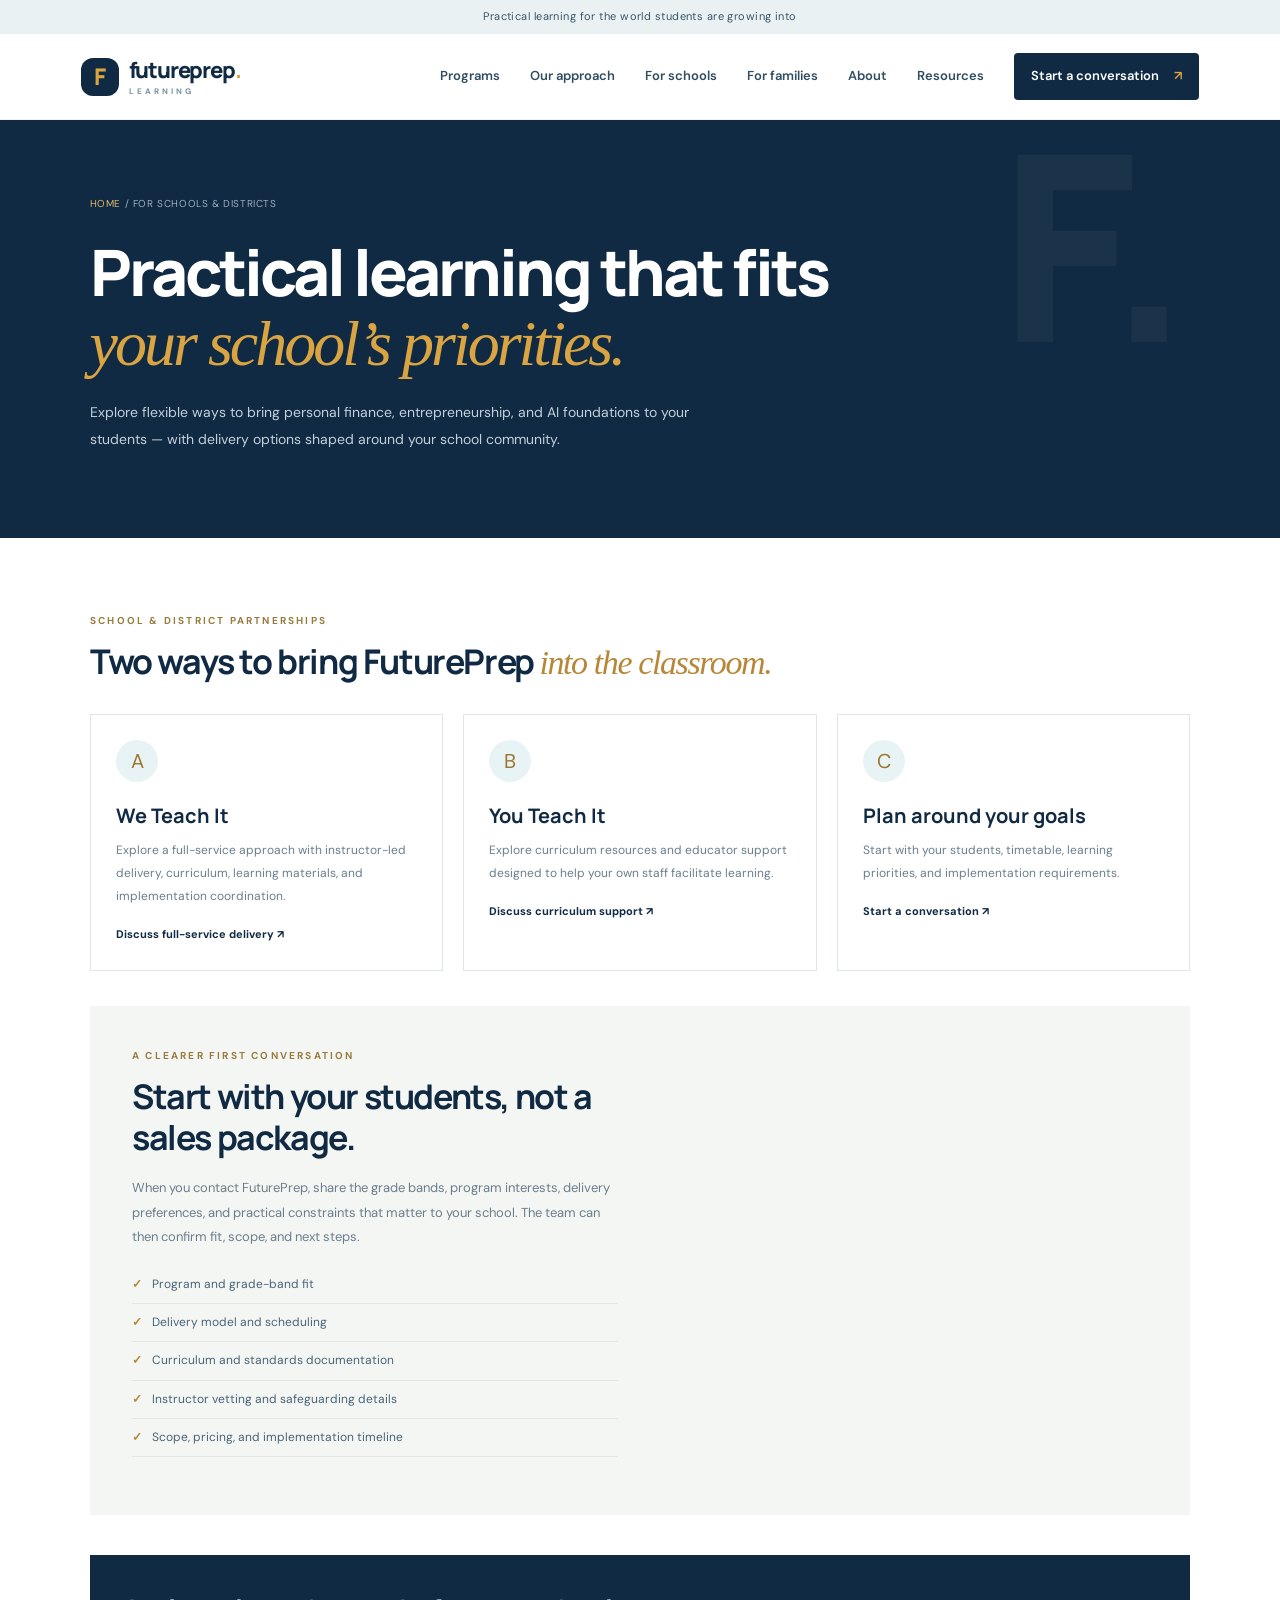
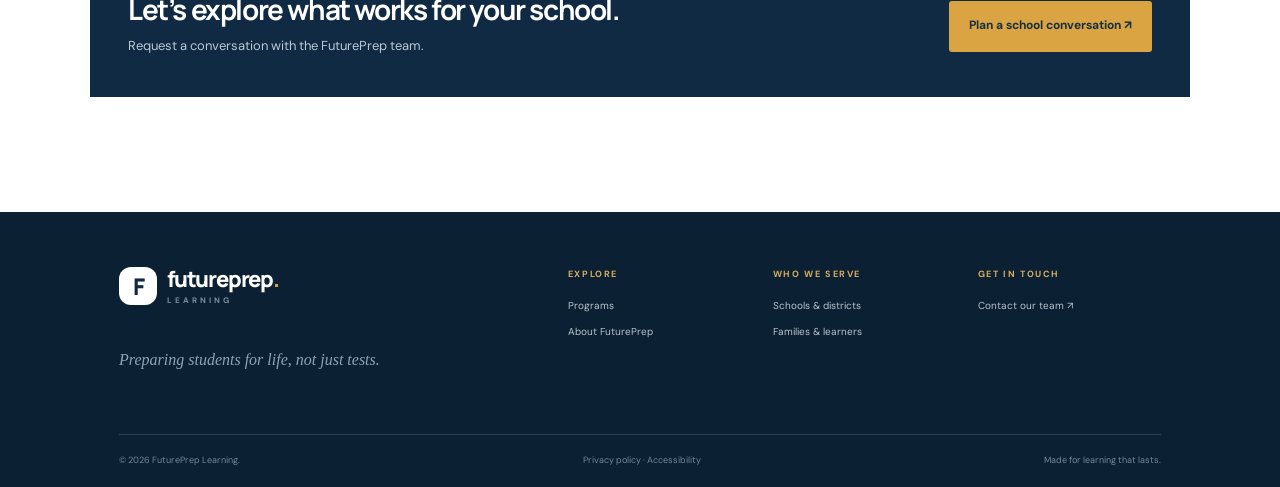
<file: schools.html>
<!doctype html><html lang="en"><head><meta charset="utf-8"><meta name="viewport" content="width=device-width,initial-scale=1"><meta name="description" content="FuturePrep partners with schools and districts to bring practical learning into K–12 education."><title>For Schools & Districts | FuturePrep Learning</title><link rel="preconnect" href="https://fonts.googleapis.com"><link href="https://fonts.googleapis.com/css2?family=DM+Sans:wght@400;500;600;700&family=Manrope:wght@400;500;600;700;800&display=swap" rel="stylesheet"><link rel="stylesheet" href="styles.css"><link rel="stylesheet" href="inner.css"></head><body><div class="announcement">Practical learning for the world students are growing into</div><header class="site-header"><a class="brand" href="index.html"><span class="brand-mark">F</span><span>futureprep<span class="brand-dot">.</span><small>LEARNING</small></span></a><button class="menu-toggle" aria-label="Open navigation">☰</button><nav class="main-nav"><a href="programs.html">Programs</a><a href="about.html#approach">Our approach</a><a href="schools.html">For schools</a><a href="families.html">For families</a><a href="about.html">About</a><a href="resources.html">Resources</a><a class="nav-cta" href="contact.html">Start a conversation <span>↗</span></a></nav></header><main><section class="page-hero"><div class="breadcrumbs"><a href="index.html">HOME</a> / FOR SCHOOLS & DISTRICTS</div><h1>Practical learning that fits<br><em>your school’s priorities.</em></h1><p>Explore flexible ways to bring personal finance, entrepreneurship, and AI foundations to your students — with delivery options shaped around your school community.</p></section><section class="page-content"><span class="eyebrow">SCHOOL & DISTRICT PARTNERSHIPS</span><h2>Two ways to bring FuturePrep <em>into the classroom.</em></h2><div class="page-grid"><article class="page-card"><div class="mini-icon">A</div><h3>We Teach It</h3><p>Explore a full-service approach with instructor-led delivery, curriculum, learning materials, and implementation coordination.</p><a class="card-link" href="contact.html">Discuss full-service delivery ↗</a></article><article class="page-card"><div class="mini-icon">B</div><h3>You Teach It</h3><p>Explore curriculum resources and educator support designed to help your own staff facilitate learning.</p><a class="card-link" href="contact.html">Discuss curriculum support ↗</a></article><article class="page-card"><div class="mini-icon">C</div><h3>Plan around your goals</h3><p>Start with your students, timetable, learning priorities, and implementation requirements.</p><a class="card-link" href="contact.html">Start a conversation ↗</a></article></div><div class="split-panel"><div><span class="eyebrow">A CLEARER FIRST CONVERSATION</span><h2>Start with your students, not a sales package.</h2><p>When you contact FuturePrep, share the grade bands, program interests, delivery preferences, and practical constraints that matter to your school. The team can then confirm fit, scope, and next steps.</p><ul><li>Program and grade-band fit</li><li>Delivery model and scheduling</li><li>Curriculum and standards documentation</li><li>Instructor vetting and safeguarding details</li><li>Scope, pricing, and implementation timeline</li></ul></div><div class="visual" style="background-image:url('https://images.unsplash.com/photo-1509062522246-3755977927d7?auto=format&fit=crop&w=900&q=80')"></div></div><div class="callout"><div><h2>Let’s explore what works for your school.</h2><p>Request a conversation with the FuturePrep team.</p></div><a class="button button-gold" href="contact.html">Plan a school conversation ↗</a></div></section></main><footer class="site-footer"><div class="footer-main"><a class="brand brand-footer" href="index.html"><span class="brand-mark">F</span><span>futureprep<span class="brand-dot">.</span><small>LEARNING</small></span></a><p>Preparing students for life, not just tests.</p><div class="footer-links"><div><b>EXPLORE</b><a href="programs.html">Programs</a><a href="about.html">About FuturePrep</a></div><div><b>WHO WE SERVE</b><a href="schools.html">Schools & districts</a><a href="families.html">Families & learners</a></div><div><b>GET IN TOUCH</b><a href="contact.html">Contact our team ↗</a></div></div></div><div class="footer-bottom"><span>© <span id="year"></span> FuturePrep Learning.</span><span>Privacy policy · Accessibility</span><span>Made for learning that lasts.</span></div></footer><script src="app.js"></script></body></html>
</file>
<file: styles.css>
:root{--navy:#102a43;--navy2:#173c58;--teal:#e8f3f5;--gold:#d9a441;--cream:#f7f6f1;--ink:#152c3d;--muted:#647789;--line:#dfe6e9;--white:#fff;--serif:Georgia,'Times New Roman',serif;--sans:'DM Sans',sans-serif;--display:'Manrope',sans-serif}*{box-sizing:border-box}html{scroll-behavior:smooth;scroll-padding-top:90px}body{margin:0;background:#fff;color:var(--ink);font-family:var(--sans);font-size:16px;line-height:1.6}a{color:inherit;text-decoration:none}.announcement{height:34px;background:#e9f1f2;color:#38566a;display:flex;align-items:center;justify-content:center;gap:22px;font-size:11px;letter-spacing:.04em}.announcement span{font-weight:700;color:var(--navy)}.site-header{height:86px;padding:0 6.3%;display:flex;align-items:center;justify-content:space-between;background:#fff;position:sticky;top:0;z-index:50;border-bottom:1px solid rgba(16,42,67,.07)}.brand{display:flex;align-items:center;gap:10px;font-family:var(--display);font-size:22px;font-weight:800;letter-spacing:-1.2px;color:var(--navy);line-height:1}.brand small{display:block;font-family:var(--sans);font-size:8px;letter-spacing:3px;font-weight:700;margin-top:6px;color:#7790a1}.brand-dot{color:var(--gold)}.brand-mark{width:38px;height:38px;border-radius:12px;background:var(--navy);color:var(--gold);display:grid;place-items:center;font-family:var(--display);font-size:23px;font-weight:800}.main-nav{display:flex;align-items:center;gap:30px;font-size:13px;font-weight:600;color:#314d61}.main-nav>a:not(.nav-cta):hover,.text-link:hover,.card-link:hover{color:#b47d20}.main-nav i{font-style:normal;color:#8396a4;margin-left:4px}.nav-cta{background:var(--navy);color:#fff;padding:13px 17px;border-radius:4px}.nav-cta span{color:var(--gold);margin-left:12px}.menu-toggle{display:none;border:0;background:none;font-size:25px;color:var(--navy)}.hero{background:var(--navy);min-height:630px;display:grid;grid-template-columns:1fr 1fr;padding:85px 9.3% 75px;position:relative;overflow:hidden;color:#fff}.hero-copy{max-width:570px;position:relative;z-index:2;padding-top:15px}.eyebrow{font-size:10px;letter-spacing:2.2px;font-weight:700;color:#9a7b3e;display:flex;align-items:center;gap:10px}.eyebrow-line{width:27px;height:1px;background:var(--gold)}h1,h2,h3,p{margin-top:0}.hero h1{font-family:var(--display);font-size:clamp(46px,5.4vw,72px);line-height:1.07;letter-spacing:-3.7px;margin:27px 0 22px;max-width:610px}.hero h1 em,.section-heading h2 em,.experience-copy h2 em,.about-copy h2 em,.cta-content h2 em{font-family:var(--serif);font-weight:400;color:var(--gold);letter-spacing:-2px}.hero-lede{font-size:16px;line-height:1.8;color:#c4d2dc;max-width:470px}.hero-actions{display:flex;align-items:center;gap:25px;margin-top:33px}.button{min-height:51px;padding:0 19px;display:inline-flex;align-items:center;justify-content:center;gap:17px;border-radius:3px;font-size:12px;font-weight:700;transition:.2s ease;border:1px solid transparent}.button:hover{transform:translateY(-2px)}.button-gold{background:var(--gold);color:#172f42}.button-gold:hover{background:#e6b75d}.text-link{font-size:12px;font-weight:700;color:var(--navy)}.text-link span{margin-left:12px;color:#b9852b}.light-link{color:#fff}.hero-proof{display:flex;gap:13px;align-items:center;margin-top:62px}.proof-icon{height:38px;width:38px;border:1px solid #557087;border-radius:50%;display:grid;place-items:center;color:var(--gold);font-size:19px}.hero-proof p{font-size:11px;line-height:1.6;margin:0;color:#fff}.hero-proof p span{color:#9fb1bf}.hero-visual{position:relative;min-height:440px;display:flex;align-items:center;justify-content:center}.hero-photo{width:83%;height:425px;background-image:linear-gradient(0deg,rgba(16,42,67,.12),rgba(16,42,67,.02)),url('https://images.unsplash.com/photo-1529390079861-591de354faf5?auto=format&fit=crop&w=1100&q=85');background-size:cover;background-position:center;border-radius:47% 47% 4px 4px;position:relative;z-index:1}.hero-photo:after{content:'';position:absolute;inset:0;border:1px solid rgba(255,255,255,.3);border-radius:inherit}.photo-note{position:absolute;z-index:3;bottom:23px;left:-2px;background:#fff;color:var(--navy);padding:13px 18px;display:flex;align-items:center;gap:12px;box-shadow:0 12px 30px #071a2c55}.photo-note b,.photo-note small{display:block}.photo-note b{font-size:11px}.photo-note small{font-size:10px;color:#7a8d9a}.note-icon{background:#e8f3f5;width:34px;height:34px;border-radius:50%;display:grid;place-items:center;color:#a87925}.hero-orbit{position:absolute;border:1px solid rgba(217,164,65,.5);border-radius:50%;z-index:0}.orbit-one{width:500px;height:500px;right:-65px;top:-28px}.orbit-two{width:570px;height:570px;right:-100px;top:-60px;border-color:rgba(255,255,255,.12)}.floating-tag{position:absolute;z-index:3;right:-15px;top:53px;background:var(--gold);color:var(--navy);padding:14px 18px;font-family:var(--display);font-size:10px;letter-spacing:1.5px;font-weight:800;line-height:1.5;transform:rotate(5deg)}.hero-bottom{position:absolute;bottom:24px;left:9.3%;right:9.3%;display:flex;align-items:center;gap:17px;color:#8da3b2;font-size:9px;letter-spacing:1.7px}.hero-bottom-rule{width:70px;height:1px;background:#536d81}.section-wrap{max-width:1240px;margin:0 auto;padding-left:30px;padding-right:30px}.audience-strip{display:grid;grid-template-columns:1.05fr 1fr 1fr;gap:24px;align-items:center;padding-top:56px;padding-bottom:58px;border-bottom:1px solid var(--line)}.audience-strip h2{font-family:var(--display);font-size:26px;line-height:1.2;letter-spacing:-1px;margin:10px 0 0}.audience-strip h2 em{font-family:var(--serif);font-weight:400;color:#b78636}.audience-card{min-height:105px;padding:19px 18px;border:1px solid var(--line);display:flex;align-items:center;gap:14px;transition:.2s}.audience-card:hover{border-color:#b9cbd3;transform:translateY(-2px)}.audience-icon{width:40px;height:40px;flex:0 0 40px;background:#e8f3f5;border-radius:50%;display:grid;place-items:center;color:#315c73;font-size:20px}.family-icon{background:#f6f0e4;color:#a67a2b}.audience-card span:nth-child(2){flex:1}.audience-card b,.audience-card small{display:block}.audience-card b{font-size:13px}.audience-card small{font-size:10px;color:#708392;line-height:1.5;margin-top:4px}.audience-card strong{color:#ad7c2e}.section{padding-top:105px;padding-bottom:105px}.section-heading{display:flex;justify-content:space-between;align-items:end;gap:35px;margin-bottom:43px}.section-heading h2,.experience-copy h2,.about-copy h2{font-family:var(--display);font-size:clamp(35px,4vw,51px);line-height:1.14;letter-spacing:-2px;margin:15px 0 0;color:var(--navy)}.section-heading h2 em{color:#b78636}.section-heading>p{max-width:360px;font-size:13px;line-height:1.8;color:#6a7d8a;margin:0 0 5px}.program-grid{display:grid;grid-template-columns:repeat(3,1fr);gap:22px}.program-card{border:1px solid #e4e9eb;background:#fff;transition:.25s}.program-card:hover{transform:translateY(-5px);box-shadow:0 20px 40px #102a4310}.program-image{height:220px;position:relative;overflow:hidden;background-size:cover;background-position:center}.program-image:after{content:'';position:absolute;inset:0;background:linear-gradient(0deg,#102a4360,transparent 60%)}.img-finance{background-image:url('https://images.unsplash.com/photo-1554224155-6726b3ff858f?auto=format&fit=crop&w=900&q=80')}.img-business{background-image:url('https://images.unsplash.com/photo-1521737711867-e3b97375f902?auto=format&fit=crop&w=900&q=80')}.img-ai{background-image:url('https://images.unsplash.com/photo-1677442136019-21780ecad995?auto=format&fit=crop&w=900&q=80')}.program-number{position:absolute;z-index:2;top:16px;left:18px;color:#fff;font-size:11px;letter-spacing:1px}.image-symbol{position:absolute;z-index:2;right:22px;bottom:8px;color:#fff;font-family:var(--serif);font-size:65px;opacity:.9}.program-content{padding:24px 23px 25px}.tag-row{display:flex;justify-content:space-between;font-size:9px;letter-spacing:1.3px;font-weight:700;color:#9a762f}.tag-row span:last-child{font-size:14px}.program-content h3{font-family:var(--display);font-size:21px;line-height:1.2;letter-spacing:-.7px;color:var(--navy);margin:17px 0 11px}.program-content p{font-size:12px;line-height:1.8;color:#6b7d89;min-height:65px;margin-bottom:20px}.card-link{font-size:11px;font-weight:700;color:var(--navy)}.card-link span{margin-left:10px;color:#b78636}.section-foot{display:flex;justify-content:space-between;align-items:center;margin-top:27px;color:#8796a0;font-size:10px}.experience-section{background:var(--navy);display:grid;grid-template-columns:1fr 1fr;min-height:600px}.experience-image{background-image:linear-gradient(0deg,rgba(16,42,67,.05),rgba(16,42,67,.05)),url('https://images.unsplash.com/photo-1509062522246-3755977927d7?auto=format&fit=crop&w=1200&q=85');background-size:cover;background-position:center;min-height:600px}.experience-copy{padding:85px max(9%,calc((100vw - 620px)/2)) 80px 9%;color:#fff}.eyebrow-light{color:#d8b46c}.experience-copy h2{color:#fff;font-size:48px;margin:17px 0}.experience-copy>p{font-size:13px;line-height:1.9;color:#b9c9d4;max-width:450px}.experience-list{margin:32px 0 30px}.experience-list>div{display:flex;gap:18px;padding:15px 0;border-bottom:1px solid #36536a}.experience-list>div>span{font-size:10px;color:var(--gold);padding-top:3px}.experience-list p{margin:0}.experience-list b,.experience-list small{display:block}.experience-list b{font-size:13px}.experience-list small{font-size:11px;color:#9fb2c0;margin-top:3px}.button-outline-light{border-color:#72899a;color:#fff}.button-outline-light:hover{background:#fff;color:var(--navy)}.delivery-section{padding-top:105px;padding-bottom:110px}.delivery-grid{display:grid;grid-template-columns:1fr 1fr;gap:22px}.delivery-card{padding:28px 31px 32px;min-height:520px}.delivery-dark{background:var(--navy);color:#fff}.delivery-light{background:#eaf2f3;color:var(--navy)}.delivery-top{display:flex;justify-content:space-between;align-items:center}.delivery-label{font-size:9px;letter-spacing:1.6px;font-weight:700;opacity:.8}.delivery-index{font-size:10px;letter-spacing:1px;opacity:.6}.delivery-illustration{height:150px;display:flex;align-items:center;justify-content:space-between;padding:10px 14px 0 6px;overflow:hidden}.delivery-illustration>span{font-family:var(--display);font-size:36px;line-height:.95;font-weight:800;letter-spacing:-2px}.delivery-illustration i{font-style:normal;font-size:105px;line-height:1;opacity:.85;color:var(--gold);transform:rotate(-13deg)}.curriculum-illustration i{color:#4c7185}.gold-dot{color:var(--gold)}.delivery-card h3{font-family:var(--display);font-size:28px;letter-spacing:-1px;margin:8px 0}.delivery-card>p{font-size:12px;line-height:1.8;max-width:430px;opacity:.76}.delivery-card ul{list-style:none;padding:0;margin:20px 0 25px;font-size:11px}.delivery-card li{padding:7px 0;border-bottom:1px solid rgba(128,150,165,.24)}.delivery-card li:before{content:'✓';color:var(--gold);font-weight:700;margin-right:10px}.button-navy{background:var(--navy);color:#fff}.button-navy:hover{background:#244c68}.family-section{display:grid;grid-template-columns:1fr 1fr;background:#f5f4ef;min-height:500px}.family-photo{background-image:url('https://images.unsplash.com/photo-1472162072942-cd5147eb3902?auto=format&fit=crop&w=1100&q=85');background-size:cover;background-position:center}.family-copy{padding:85px 12% 80px 10%;align-self:center}.family-copy h2{font-family:var(--display);font-size:42px;line-height:1.15;letter-spacing:-1.8px;color:var(--navy);margin:17px 0}.family-copy>p{font-size:13px;line-height:1.9;color:#687c8b;max-width:460px}.family-points{display:grid;gap:11px;margin:26px 0}.family-points span{font-size:11px;font-weight:600;color:#38596e}.family-points span:first-letter{color:#ad7c2e}.about-section{display:grid;grid-template-columns:170px 1fr 230px;gap:38px;align-items:center;padding-top:110px;padding-bottom:110px}.about-mark{width:145px;height:145px;border:1px solid #d7e0e4;border-radius:50%;display:grid;place-items:center;font-family:var(--display);font-weight:800;font-size:83px;color:var(--navy);position:relative}.about-mark:before{content:'';position:absolute;inset:12px;border:1px dashed #c4d2d9;border-radius:50%}.about-mark span{color:var(--gold)}.about-copy h2{font-size:37px;max-width:610px}.about-copy>p{font-size:13px;line-height:1.9;color:#6b7e8b;max-width:620px;margin:18px 0}.about-side{border-left:1px solid var(--line);padding-left:27px;display:grid;gap:22px}.about-side b,.about-side small{display:block}.about-side b{font-family:var(--display);font-size:14px;color:var(--navy)}.about-side small{font-size:10px;color:#7b8d99}.cta-section{background:var(--navy);color:#fff;padding:82px 9.3%;display:flex;justify-content:space-between;align-items:center;gap:35px;position:relative;overflow:hidden}.cta-content{position:relative;z-index:2}.cta-content h2{font-family:var(--display);font-size:clamp(37px,4.4vw,55px);line-height:1.1;letter-spacing:-2px;margin:17px 0}.cta-content>p{font-size:12px;color:#b7c7d2;max-width:430px;line-height:1.8;margin-bottom:25px}.cta-side{position:relative;z-index:2;border-left:1px solid #4a6377;padding-left:35px;max-width:285px}.cta-side span,.cta-side small{display:block}.cta-side span{font-size:9px;letter-spacing:1.7px;color:#b9c8d2}.cta-side a{display:block;font-size:14px;font-weight:700;color:#fff;margin:10px 0}.cta-side small{font-size:9px;color:#8fa4b4;line-height:1.6}.cta-orb{position:absolute;width:420px;height:420px;border:1px solid #314d65;border-radius:50%;right:5%;top:-180px}.cta-orb:after{content:'';position:absolute;inset:25px;border:1px solid #314d65;border-radius:50%}.site-footer{background:#0b2032;color:#fff;padding:55px 9.3% 20px}.footer-main{display:grid;grid-template-columns:1fr 1.4fr;gap:25px;padding-bottom:45px}.brand-footer{color:#fff}.brand-footer .brand-mark{background:#fff;color:var(--navy)}.footer-main>p{font-family:var(--serif);font-style:italic;color:#8ea4b4;font-size:16px;margin-top:17px}.footer-links{grid-column:2;grid-row:1 / span 2;display:grid;grid-template-columns:repeat(3,1fr);gap:22px}.footer-links>div{display:flex;flex-direction:column;gap:10px}.footer-links b{font-size:9px;letter-spacing:1.6px;color:#d9ad5c;margin-bottom:6px}.footer-links a{font-size:10px;color:#b7c5ce}.footer-links small{font-size:9px;color:#71899a;line-height:1.5}.footer-bottom{border-top:1px solid #294255;padding-top:18px;display:flex;justify-content:space-between;gap:15px;color:#71899a;font-size:9px}
@media(max-width:1000px){.site-header{padding:0 4%}.main-nav{gap:17px;font-size:12px}.hero{padding-left:6%;padding-right:6%}.hero-photo{width:90%}.floating-tag{right:-5px}.experience-copy{padding-right:7%;padding-left:8%}.about-section{grid-template-columns:120px 1fr 190px;gap:25px}.about-mark{width:115px;height:115px;font-size:65px}.family-copy{padding-right:8%}}
@media(max-width:760px){.announcement{font-size:9px;gap:8px}.announcement span{display:none}.site-header{height:72px;padding:0 22px}.menu-toggle{display:block}.main-nav{display:none;position:absolute;top:71px;left:0;right:0;background:#fff;padding:18px 24px 25px;box-shadow:0 15px 25px #102a4318;flex-direction:column;align-items:stretch;gap:0}.main-nav.open{display:flex}.main-nav>a{padding:12px 0;border-bottom:1px solid #edf0f1}.main-nav .nav-cta{margin-top:12px;padding:14px}.hero{display:flex;flex-direction:column;padding:60px 25px 75px;min-height:auto}.hero h1{font-size:49px;letter-spacing:-2.7px}.hero-lede{font-size:14px}.hero-actions{align-items:flex-start;flex-direction:column;gap:17px}.hero-proof{margin-top:35px}.hero-visual{min-height:350px;margin-top:30px}.hero-photo{height:340px;width:80%}.orbit-one{right:-90px;width:390px;height:390px}.orbit-two{right:-110px;width:440px;height:440px}.floating-tag{right:0;top:22px}.photo-note{left:0;bottom:12px}.hero-bottom{left:25px;right:25px}.section-wrap{padding-left:23px;padding-right:23px}.audience-strip{grid-template-columns:1fr;gap:14px;padding-top:42px;padding-bottom:42px}.audience-strip>div{margin-bottom:8px}.audience-strip h2 br{display:none}.audience-card{min-height:90px}.section{padding-top:75px;padding-bottom:75px}.section-heading{display:block;margin-bottom:30px}.section-heading h2{font-size:39px}.section-heading>p{margin-top:18px}.program-grid{grid-template-columns:1fr;gap:17px}.program-image{height:210px}.program-content p{min-height:0}.section-foot{align-items:flex-start;gap:12px}.experience-section{grid-template-columns:1fr}.experience-image{min-height:300px}.experience-copy{padding:60px 25px 65px}.experience-copy h2{font-size:41px}.delivery-grid{grid-template-columns:1fr}.delivery-card{padding:25px 23px;min-height:0}.delivery-illustration{height:125px}.delivery-illustration>span{font-size:31px}.delivery-illustration i{font-size:85px}.family-section{grid-template-columns:1fr}.family-photo{min-height:300px}.family-copy{padding:60px 25px}.family-copy h2{font-size:37px}.about-section{grid-template-columns:1fr;gap:25px;padding-top:75px;padding-bottom:75px}.about-mark{width:95px;height:95px;font-size:55px}.about-copy h2{font-size:35px}.about-side{border-left:0;border-top:1px solid var(--line);padding:22px 0 0;grid-template-columns:repeat(3,1fr);gap:12px}.about-side b{font-size:12px}.about-side small{font-size:9px}.cta-section{padding:65px 25px;display:block}.cta-content h2{font-size:42px}.cta-side{border-left:0;border-top:1px solid #4a6377;padding:20px 0 0;margin-top:30px}.site-footer{padding:45px 25px 20px}.footer-main{grid-template-columns:1fr;gap:12px}.footer-links{grid-column:auto;grid-row:auto;grid-template-columns:1fr 1fr;gap:25px;margin-top:15px}.footer-bottom{flex-direction:column;gap:8px}.button{min-height:49px}.hero-visual{overflow:visible}}
@media(prefers-reduced-motion:reduce){html{scroll-behavior:auto}*,*:before,*:after{transition:none!important}}
.inquiry-form{position:relative;z-index:2;background:#fff;color:var(--navy);padding:25px 27px;width:min(510px,48%);box-shadow:0 18px 50px #071a2c30}.inquiry-form label{display:block;font-size:10px;font-weight:700;color:#52697a;margin-bottom:13px}.inquiry-form input,.inquiry-form select,.inquiry-form textarea{display:block;width:100%;margin-top:6px;border:1px solid #dbe3e7;border-radius:2px;padding:11px 12px;font:12px var(--sans);color:var(--navy);background:#fbfcfc;outline:none}.inquiry-form input:focus,.inquiry-form select:focus,.inquiry-form textarea:focus{border-color:#9ab3c1;box-shadow:0 0 0 3px #e8f3f5}.form-row{display:grid;grid-template-columns:1fr 1fr;gap:12px}.inquiry-form textarea{resize:vertical}.inquiry-form .button{border:0;cursor:pointer}.form-note{display:block;color:#81919b;font-size:9px;margin-top:10px;line-height:1.5}.form-status{font-size:10px;color:#315f4d;margin:8px 0 0}.cta-section{align-items:flex-start}.cta-side{margin-top:35px}.cta-content{max-width:510px}.cta-side{border:0;padding:0}.cta-side a{font-size:12px}
@media(max-width:760px){.inquiry-form{width:100%;margin-top:30px;padding:22px 18px}.cta-section{display:block}.cta-side{margin-top:25px}.form-row{grid-template-columns:1fr;gap:0}}

/* FuturePrep interaction layer — premium motion and tactile feedback */
:root{--ease-premium:cubic-bezier(.2,.75,.25,1);--shadow-premium:0 24px 65px rgba(9,35,56,.16)}
body{overflow-x:hidden}
.site-header{transition:height .35s var(--ease-premium),background .35s,box-shadow .35s,border-color .35s}
.site-header.is-scrolled{height:72px;background:rgba(255,255,255,.92);backdrop-filter:blur(16px);-webkit-backdrop-filter:blur(16px);box-shadow:0 10px 35px rgba(16,42,67,.08);border-color:rgba(16,42,67,.1)}
.site-header:after{content:"";position:absolute;left:0;bottom:-1px;height:2px;width:var(--scroll-progress,0%);background:linear-gradient(90deg,var(--gold),#6ca6b2);transition:width .08s linear}
.brand-mark{transition:transform .45s var(--ease-premium),border-radius .45s,box-shadow .45s}
.brand:hover .brand-mark{transform:rotate(-9deg) scale(1.08);border-radius:50%;box-shadow:0 8px 22px #102a4330}
.main-nav>a:not(.nav-cta){position:relative}
.main-nav>a:not(.nav-cta):after{content:"";position:absolute;left:0;right:100%;bottom:-8px;height:2px;background:var(--gold);transition:right .3s var(--ease-premium)}
.main-nav>a:not(.nav-cta):hover:after,.main-nav>a[aria-current="page"]:after{right:0}
.nav-cta{transition:transform .3s var(--ease-premium),box-shadow .3s,background .3s}
.nav-cta:hover{transform:translateY(-3px);box-shadow:0 12px 26px #102a4330;background:#1c4664}
.button{position:relative;isolation:isolate;overflow:hidden;transition:transform .35s var(--ease-premium),box-shadow .35s,background .25s}
.button:before{content:"";position:absolute;z-index:-1;inset:0;transform:translateX(-110%) skewX(-18deg);background:linear-gradient(100deg,transparent,rgba(255,255,255,.26),transparent);transition:transform .7s var(--ease-premium)}
.button:hover:before{transform:translateX(110%) skewX(-18deg)}
.button:hover{transform:translateY(-4px);box-shadow:0 13px 28px rgba(9,35,56,.2)}
.hero-photo{animation:heroFloat 8s ease-in-out infinite;box-shadow:0 35px 85px rgba(0,0,0,.2);transition:filter .5s,transform .7s var(--ease-premium)}
.hero-photo:hover{filter:saturate(1.12);transform:scale(1.025)}
.orbit-one{animation:orbitPulse 8s ease-in-out infinite}
.orbit-two{animation:orbitPulse 10s ease-in-out infinite reverse}
.floating-tag{animation:tagFloat 5s ease-in-out infinite;box-shadow:0 12px 30px #071a2c35}
.photo-note{transition:transform .4s var(--ease-premium),box-shadow .4s}
.hero-visual:hover .photo-note{transform:translateY(-7px);box-shadow:0 22px 45px #071a2c55}
.audience-card{position:relative;overflow:hidden;border-radius:7px;transition:transform .4s var(--ease-premium),box-shadow .4s,border-color .3s}
.audience-card:before{content:"";position:absolute;inset:0;background:linear-gradient(115deg,rgba(232,243,245,.8),transparent 60%);opacity:0;transition:opacity .35s}
.audience-card:hover{transform:translateY(-7px);box-shadow:0 18px 40px rgba(16,42,67,.1);border-color:#9fb9c5}
.audience-card:hover:before{opacity:1}
.audience-card>*{position:relative}
.audience-icon{transition:transform .4s var(--ease-premium),background .3s}
.audience-card:hover .audience-icon{transform:rotate(-10deg) scale(1.12);background:#dcebef}
.program-card{position:relative;overflow:hidden;border-radius:8px;transform:translateZ(0);transition:transform .5s var(--ease-premium),box-shadow .5s,border-color .4s}
.program-card:before{content:"";position:absolute;z-index:3;inset:0;border:1px solid transparent;border-radius:inherit;pointer-events:none;transition:border-color .4s}
.program-card:hover{transform:translateY(-11px);box-shadow:var(--shadow-premium);border-color:#bfd0d8}
.program-card:hover:before{border-color:rgba(217,164,65,.55)}
.program-image{transition:height .5s var(--ease-premium)}
.program-image:before{content:"";position:absolute;z-index:1;inset:0;background:linear-gradient(135deg,rgba(16,42,67,.05),rgba(16,42,67,.38));opacity:.3;transition:opacity .5s}
.program-card:hover .program-image:before{opacity:.75}
.program-image{background-size:cover;transition:background-size .7s,filter .5s}
.program-card:hover .program-image{filter:saturate(1.15)}
.program-card:hover .image-symbol{transform:translateY(-8px) rotate(-8deg) scale(1.12);opacity:1}
.image-symbol{transition:transform .5s var(--ease-premium),opacity .4s}
.program-content{position:relative;background:#fff;transition:background .4s}
.program-card:hover .program-content{background:linear-gradient(180deg,#fff,#f8fbfc)}
.card-link{display:inline-flex;align-items:center;gap:4px;transition:gap .3s,color .3s}
.card-link:hover{gap:12px}
.delivery-card{position:relative;overflow:hidden;border-radius:8px;transition:transform .45s var(--ease-premium),box-shadow .45s}
.delivery-card:after{content:"";position:absolute;width:270px;height:270px;border:1px solid rgba(217,164,65,.28);border-radius:50%;right:-145px;top:105px;box-shadow:0 0 0 24px rgba(217,164,65,.035),0 0 0 50px rgba(217,164,65,.025);transition:transform .8s var(--ease-premium)}
.delivery-card:hover{transform:translateY(-8px);box-shadow:0 25px 55px rgba(16,42,67,.16)}
.delivery-card:hover:after{transform:scale(1.2) rotate(18deg)}
.delivery-illustration i{transition:transform .6s var(--ease-premium)}
.delivery-card:hover .delivery-illustration i{transform:rotate(8deg) scale(1.12)}
.experience-image,.family-photo{position:relative;overflow:hidden}
.experience-image:after,.family-photo:after{content:"";position:absolute;inset:0;background:linear-gradient(135deg,rgba(16,42,67,.15),transparent 55%);transition:opacity .5s}
.experience-section:hover .experience-image:after,.family-section:hover .family-photo:after{opacity:.35}
.experience-list>div{transition:padding .3s,color .3s}
.experience-list>div:hover{padding-left:10px}
.experience-list>div>span{transition:transform .3s}
.experience-list>div:hover>span{transform:scale(1.3)}
.about-mark{transition:transform .6s var(--ease-premium),box-shadow .6s}
.about-mark:hover{transform:rotate(12deg);box-shadow:0 18px 45px rgba(16,42,67,.1)}
.about-side>div{transition:transform .3s}
.about-side>div:hover{transform:translateX(7px)}
.inquiry-form{border-radius:8px;transition:transform .45s var(--ease-premium),box-shadow .45s}
.inquiry-form:focus-within{transform:translateY(-4px);box-shadow:0 25px 65px #071a2c40}
.inquiry-form input,.inquiry-form select,.inquiry-form textarea{border-radius:5px;transition:border-color .25s,box-shadow .25s,background .25s}
.cta-orb{animation:ctaRotate 35s linear infinite}
.footer-links a{width:max-content;max-width:100%;transition:color .25s,transform .25s}
.footer-links a:hover{color:#fff;transform:translateX(4px)}
.reveal-ready [data-reveal]{opacity:0;transform:translateY(26px);transition:opacity .75s var(--ease-premium),transform .75s var(--ease-premium)}
.reveal-ready [data-reveal].is-visible{opacity:1;transform:translateY(0)}
.reveal-ready [data-reveal-delay="1"]{transition-delay:.1s}.reveal-ready [data-reveal-delay="2"]{transition-delay:.2s}.reveal-ready [data-reveal-delay="3"]{transition-delay:.3s}
.back-to-top{position:fixed;z-index:45;right:24px;bottom:24px;width:46px;height:46px;border:1px solid #d9e2e6;border-radius:50%;background:rgba(255,255,255,.92);color:var(--navy);font-size:20px;display:grid;place-items:center;box-shadow:0 8px 24px rgba(16,42,67,.14);opacity:0;visibility:hidden;transform:translateY(12px);transition:all .3s;cursor:pointer;backdrop-filter:blur(10px)}
.back-to-top.is-visible{opacity:1;visibility:visible;transform:translateY(0)}
.back-to-top:hover{background:var(--navy);color:#fff;transform:translateY(-4px)}
@keyframes heroFloat{0%,100%{transform:translateY(0)}50%{transform:translateY(-9px)}}
@keyframes orbitPulse{0%,100%{transform:scale(1);opacity:.7}50%{transform:scale(1.035);opacity:1}}
@keyframes tagFloat{0%,100%{transform:translateY(0) rotate(5deg)}50%{transform:translateY(-10px) rotate(2deg)}}
@keyframes ctaRotate{to{transform:rotate(360deg)}}
@media(max-width:760px){.site-header.is-scrolled{height:66px}.program-card:hover{transform:translateY(-5px)}.back-to-top{right:15px;bottom:15px;width:42px;height:42px}.hero-photo{animation:none}}
@media(prefers-reduced-motion:reduce){.hero-photo,.orbit-one,.orbit-two,.floating-tag,.cta-orb{animation:none!important}.reveal-ready [data-reveal]{opacity:1;transform:none;transition:none}.back-to-top,.program-card,.delivery-card,.button{transition:none!important}}
</file>
<file: inner.css>
.page-hero{background:var(--navy);color:#fff;padding:76px max(7%,calc((100vw - 1120px)/2)) 72px;position:relative;overflow:hidden}.page-hero:after{content:'F.';position:absolute;right:7%;top:-55px;font:800 260px var(--display);color:#ffffff0b}.breadcrumbs{font-size:10px;color:#9bb0bf;letter-spacing:.6px;margin-bottom:25px}.breadcrumbs a{color:#e0b96d}.page-hero h1{font:800 clamp(42px,5vw,65px)/1.08 var(--display);letter-spacing:-3px;max-width:790px;margin:0 0 18px;position:relative;z-index:1}.page-hero h1 em{font:italic 400 1em var(--serif);color:var(--gold)}.page-hero p{font-size:14px;color:#c1d0da;max-width:640px;line-height:1.9;position:relative;z-index:1}.page-content{max-width:1160px;margin:auto;padding:75px 30px}.page-content h2{font:700 34px/1.2 var(--display);letter-spacing:-1.4px;color:var(--navy);margin:12px 0 18px}.page-content h2 em{font:italic 400 1em var(--serif);color:#b78636}.page-content p{font-size:13px;color:#6b7e8b;line-height:1.9}.page-grid{display:grid;grid-template-columns:repeat(3,1fr);gap:20px;margin-top:32px}.page-card{border:1px solid var(--line);padding:25px;background:#fff}.page-card .mini-icon{width:42px;height:42px;border-radius:50%;background:#e8f3f5;display:grid;place-items:center;color:#9a762f;font-size:20px;margin-bottom:20px}.page-card h3{font:700 20px var(--display);color:var(--navy);margin:0 0 10px}.page-card p{font-size:12px}.split-panel{display:grid;grid-template-columns:1fr 1fr;gap:45px;align-items:center;background:#f4f6f4;padding:42px;margin:35px 0}.split-panel .visual{min-height:280px;background-size:cover;background-position:center}.split-panel ul,.check-list{padding:0;list-style:none}.split-panel li,.check-list li{padding:9px 0;border-bottom:1px solid #dfe7e8;font-size:12px;color:#496477}.split-panel li:before,.check-list li:before{content:'✓';color:#b78636;font-weight:700;margin-right:10px}.callout{background:var(--navy);color:#fff;padding:38px;margin:40px 0;display:flex;align-items:center;justify-content:space-between;gap:25px}.callout h2{color:#fff;margin:0 0 8px;font-size:28px}.callout p{color:#b9c9d4;margin:0}.faq-list details{border-bottom:1px solid var(--line);padding:17px 0}.faq-list summary{cursor:pointer;font-weight:700;color:var(--navy);font-size:13px}.faq-list details p{margin:12px 0 0}.resource-list{display:grid;grid-template-columns:repeat(2,1fr);gap:18px}.resource-item{padding:25px;background:#f3f6f6;border:1px solid #e4ebed}.resource-item small{font-size:9px;letter-spacing:1.3px;color:#a17a32;font-weight:700}.resource-item h3{font:700 20px var(--display);color:var(--navy);margin:10px 0}.resource-item p{font-size:12px}.inner-contact{max-width:700px;margin:0 auto}.inner-contact form{display:grid;grid-template-columns:1fr 1fr;gap:15px}.inner-contact label{font-size:11px;font-weight:700;color:#536c7d}.inner-contact input,.inner-contact select,.inner-contact textarea{display:block;width:100%;padding:13px;border:1px solid #d9e2e6;background:#fbfcfc;margin-top:6px;font:12px var(--sans)}.inner-contact .full{grid-column:1/-1}.inner-contact button{justify-self:start;border:0;cursor:pointer}.inner-note{font-size:10px!important;color:#84939c!important;margin-top:15px}@media(max-width:760px){.page-hero{padding:55px 24px}.page-hero h1{font-size:43px;letter-spacing:-2px}.page-content{padding:55px 23px}.page-grid{grid-template-columns:1fr}.split-panel{grid-template-columns:1fr;padding:22px;gap:20px}.split-panel .visual{min-height:210px}.callout{display:block;padding:28px}.callout .button{margin-top:20px}.resource-list{grid-template-columns:1fr}.inner-contact form{grid-template-columns:1fr}.inner-contact .full{grid-column:auto}}
</file>
